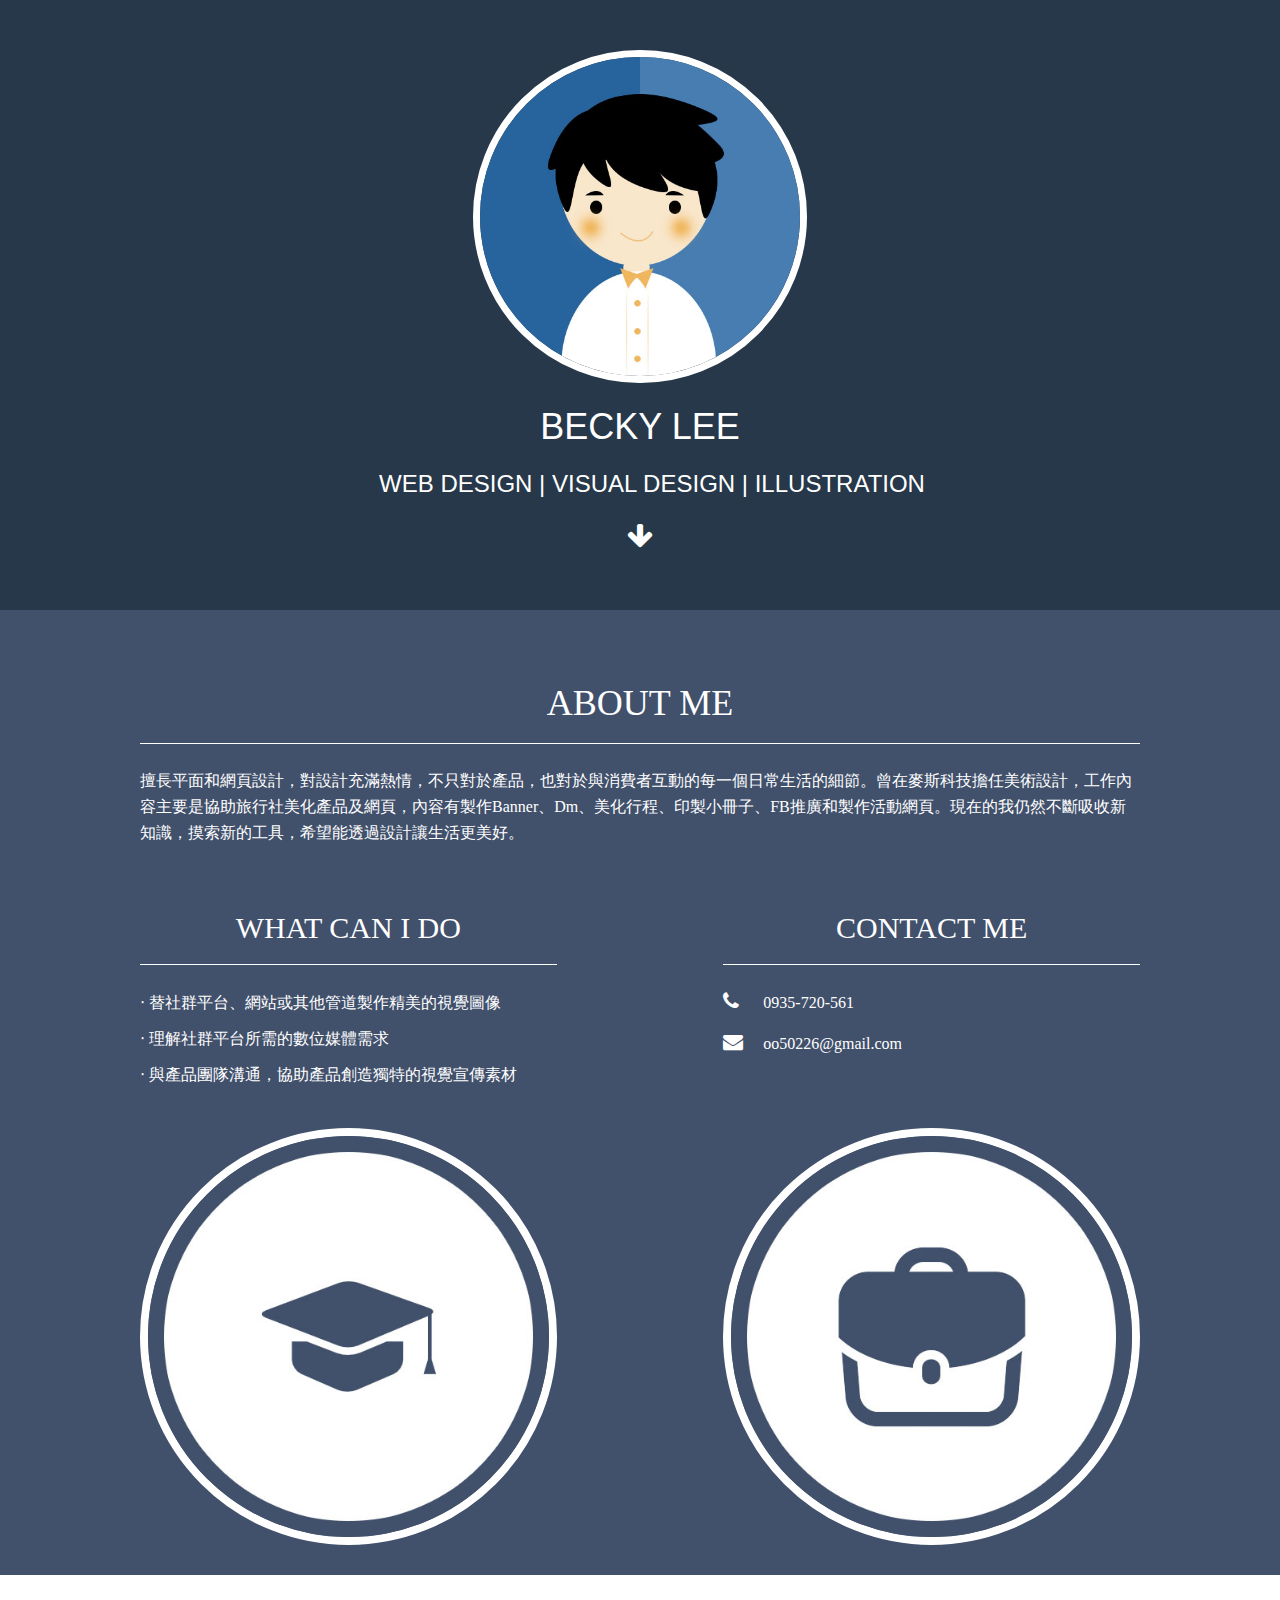
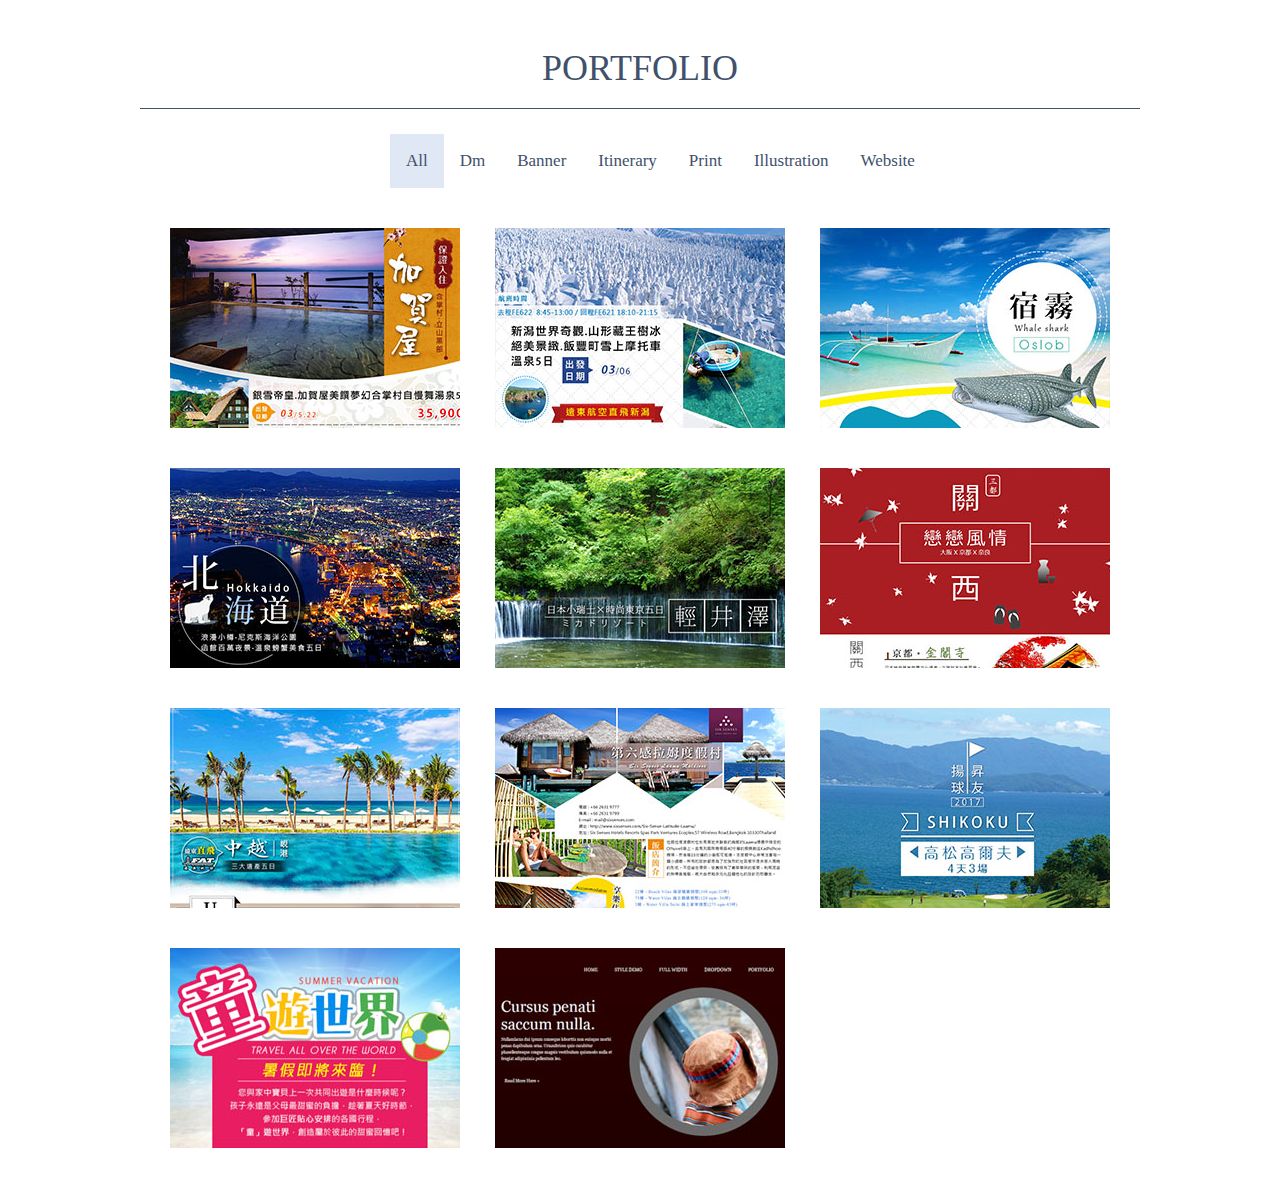
<file: index.html>
<!DOCTYPE html PUBLIC "-//W3C//DTD XHTML 1.0 Transitional//EN" "http://www.w3.org/TR/xhtml1/DTD/xhtml1-transitional.dtd">
<html xmlns="http://www.w3.org/1999/xhtml">
<head>
	<meta http-equiv="Content-Type" content="text/html; charset=utf-8" />
	<link href="css/web.css" rel="stylesheet" type="text/css">
	<title>我的履歷</title>
	<link href="css/bootstrap.min.css" rel="stylesheet">
	<link href="https://cdnjs.cloudflare.com/ajax/libs/font-awesome/4.7.0/css/font-awesome.min.css" rel="stylesheet">


</head>

<body>

	<div id="becky" class="row">
		<div class="container">
			<div class="col-xs-4 col-xs-offset-4">

				<div class="rotatible">
					<img src="images/me2.jpg">
					<img src="images/me.jpg">
				</div>

			</div>
			<div class="col-xs-12">
				<h1>BECKY LEE</h1>
				<h3>　Web Design | Visual Design | Illustration　</h3>
				<p class="fa fa-arrow-down" style="font-size: 2em"></p>
			</div>

		</div>

	</div>

	<div id="about" class="row">
		<div class="container">
			<h1 class="line">ABOUT ME</h1>
			<p>擅長平面和網頁設計，對設計充滿熱情，不只對於產品，也對於與消費者互動的每一個日常生活的細節。曾在麥斯科技擔任美術設計，工作內容主要是協助旅行社美化產品及網頁，內容有製作Banner、Dm、美化行程、印製小冊子、FB推廣和製作活動網頁。現在的我仍然不斷吸收新知識，摸索新的工具，希望能透過設計讓生活更美好。</p>
			<div class="col-xs-12 blank"></div>
			<div class="col-xs-5">
				<h2 class="line">What can I do</h2>
				<p>‧ 替社群平台、網站或其他管道製作精美的視覺圖像</p>
				<p>‧ 理解社群平台所需的數位媒體需求</p>
				<p>‧ 與產品團隊溝通，協助產品創造獨特的視覺宣傳素材</p>

			</div>
			<div class="col-xs-5 col-xs-offset-2">
				<h2 class="line">Contact ME</h2>
				<p class="contact"><i class="fa fa-phone icon_size" style="font-size: 20px;"></i>0935-720-561</p>
				<p class="contact"><i class="fa fa-envelope icon_size" style="font-size: 20px;"></i>oo50226@gmail.com</p>

			</div>
			<div class="col-xs-12 blank"></div>

			<div class="col-xs-5 rotatible">

				<img src="images/education.jpg">
				<img src="images/education2.jpg">

			</div>
			<div class="col-xs-5 col-xs-offset-2">
				<div class="rotatible">
					<img src="images/work.jpg">
					<img src="images/work2.jpg">
				</div>
			</div>
		</div>
	</div>



	<div id="Portfolio">
		<div class="container row">
			<h1 class="line2">Portfolio</h1>
			<div class="tab col-xs-9 col-xs-offset-3">
				<button class="tablinks" onclick="openCity(event, 'ALL')" id="defaultOpen">All</button>
				<button class="tablinks" onclick="openCity(event, 'Dm')">Dm</button>
				<button class="tablinks" onclick="openCity(event, 'Banner')">Banner</button>
				<button class="tablinks" onclick="openCity(event, 'Itinerary')">Itinerary</button>
				<button class="tablinks" onclick="openCity(event, 'print')">Print</button>
				<button class="tablinks" onclick="openCity(event, 'illustration')">Illustration</button>
				<button class="tablinks" onclick="openCity(event, 'Website')">Website</button>
			</div>

			<div id="ALL" class="tabcontent">
				<div class="col-xs-6 col-sm-4 pic">
					<a href="https://aumio.github.io/images/kagaya.jpg"><img src="images/dm1.jpg"></a>
				</div>
				<div class="col-xs-6 col-sm-4 pic">
					<a href="https://aumio.github.io/images/icetree.jpg"><img src="images/dm2.jpg"></a>
				</div>
				<div class="col-xs-6 col-sm-4 pic">
					<a href="https://aumio.github.io/images/cebu.jpg"><img src="images/dm3.jpg"></a>
				</div>
				<div class="col-xs-6 col-sm-4 pic">
					<a href="https://aumio.github.io/images/hokkaido.jpg"><img src="images/banner1.jpg"></a>
				</div>
				<div class="col-xs-6 col-sm-4 pic">
					<a href="https://aumio.github.io/images/Karuizawa.jpg"><img src="images/banner2.jpg"></a>
				</div>
				<div class="col-xs-6 col-sm-4 pic">
					<a href="https://aumio.github.io/images/kyoto.jpg"><img src="images/Itinerary1.jpg"></a>
				</div>
				<div class="col-xs-6 col-sm-4 pic">
					<a href="https://aumio.github.io/images/Vietnam.jpg"><img src="images/Itinerary2.jpg"></a>
				</div>
				<div class="col-xs-6 col-sm-4 pic">
					<a href="https://aumio.github.io/images/SixSenses_info.jpg"><img src="images/Itinerary3.jpg"></a>
				</div>
				<div class="col-xs-6 col-sm-4 pic">
					<a href="https://aumio.github.io/images/front.jpg"><img src="images/print1.jpg"></a>
				</div>
				<div class="col-xs-6 col-sm-4 pic">
					<a href="https://aumio.github.io/dubai/index.html"><img src="images/web1.jpg"></a>
				</div>
				<div class="col-xs-6 col-sm-4 pic">
					<a href="https://aumio.github.io/practice/index.html"><img src="images/web2.jpg"></a>
				</div>




			</div>

			<div id="Dm" class="tabcontent">
				<div class="col-xs-6 col-sm-4 pic">
					<a href="https://aumio.github.io/images/kagaya.jpg"><img src="images/dm1.jpg"></a>
				</div>
				<div class="col-xs-6 col-sm-4 pic">
					<a href="https://aumio.github.io/images/icetree.jpg"><img src="images/dm2.jpg"></a>
				</div>
				<div class="col-xs-6 col-sm-4 pic">
					<a href="https://aumio.github.io/images/cebu.jpg"><img src="images/dm3.jpg"></a>
				</div>
			</div>

			<div id="Banner" class="tabcontent">
				<div class="col-xs-6 col-sm-4 pic">
					<a href="https://aumio.github.io/images/hokkaido.jpg"><img src="images/banner1.jpg"></a>
				</div>
				<div class="col-xs-6 col-sm-4 pic">
					<a href="https://aumio.github.io/images/Karuizawa.jpg"><img src="images/banner2.jpg"></a>
				</div>
			</div>
			<div id="Itinerary" class="tabcontent">
				<div class="col-xs-6 col-sm-4 pic">
					<a href="https://aumio.github.io/images/kyoto.jpg"><img src="images/Itinerary1.jpg"></a>
				</div>
				<div class="col-xs-6 col-sm-4 pic">
					<a href="https://aumio.github.io/images/Vietnam.jpg"><img src="images/Itinerary2.jpg"></a>
				</div>
				<div class="col-xs-6 col-sm-4 pic">
					<a href="https://aumio.github.io/images/SixSenses_info.jpg"><img src="images/Itinerary3.jpg"></a>
				</div>
			</div>
			<div id="print" class="tabcontent">
				<div class="col-xs-6 col-sm-4 pic">
					<a href="https://aumio.github.io/images/front.jpg"><img src="images/print1.jpg"></a>
				</div>

			</div>
			<div id="illustration" class="tabcontent">
				<div class="col-xs-6 col-sm-4 pic">
					<a href="https://aumio.github.io/images/cute.jpg"><img src="images/illustration1.jpg"></a>
				</div>
				<div class="col-xs-6 col-sm-4 pic">
					<a href="https://aumio.github.io/images/dog.jpg"><img src="images/illustration2.jpg"></a>
				</div>


			</div>
			<div id="Website" class="tabcontent">
				<div class="col-xs-6 col-sm-4 pic">
					<a href="https://aumio.github.io/dubai/index.html"><img src="images/web1.jpg"></a>
				</div>
				<div class="col-xs-6 col-sm-4 pic">
					<a href="https://aumio.github.io/practice/index.html"><img src="images/web2.jpg"></a>
				</div>
			</div>







		</div>
	</div>





	<script src="https://code.jquery.com/jquery-2.2.4.min.js"></script>


	<script>
		$('.rotatible').each(function () {
			$($(this).children('img')[1]).hide();
		});

		$('.rotatible').click(function(){
			rotateThisImage($(this));
		});

		function rotateThisImage(element) {
			var image1 = $(element.children('img')[0]);
			var image2 = $(element.children('img')[1]);

			var max_height_1 = image1.css('height');

			var border_width_image = image1.css('border-width');

			// image2.hide();

			image1.animate({
				'width' : '0px',
				'border-width' : '0px',
				'height' : max_height_1
			}, function () {
				image1.hide();
				// image2.show();
				image2.width(0);
				image2.css('height', max_height_1);

				image2.css('border-width', 0);

				image2.animate({
					'width' : max_height_1,
					'border-width' : border_width_image,

				}, function () {
					image2.after(image1.clone());
					image1.remove();
				});
			});
		}

		function openCity(evt, cityName) {
			var i, tabcontent, tablinks;
			tabcontent = document.getElementsByClassName("tabcontent");
			for (i = 0; i < tabcontent.length; i++) {
				tabcontent[i].style.display = "none";
			}
			tablinks = document.getElementsByClassName("tablinks");
			for (i = 0; i < tablinks.length; i++) {
				tablinks[i].className = tablinks[i].className.replace(" active", "");
			}
			document.getElementById(cityName).style.display = "block";
			evt.currentTarget.className += " active";
		}

		// Get the element with id="defaultOpen" and click on it
		document.getElementById("defaultOpen").click();
	</script>


</body>
</html>
</file>
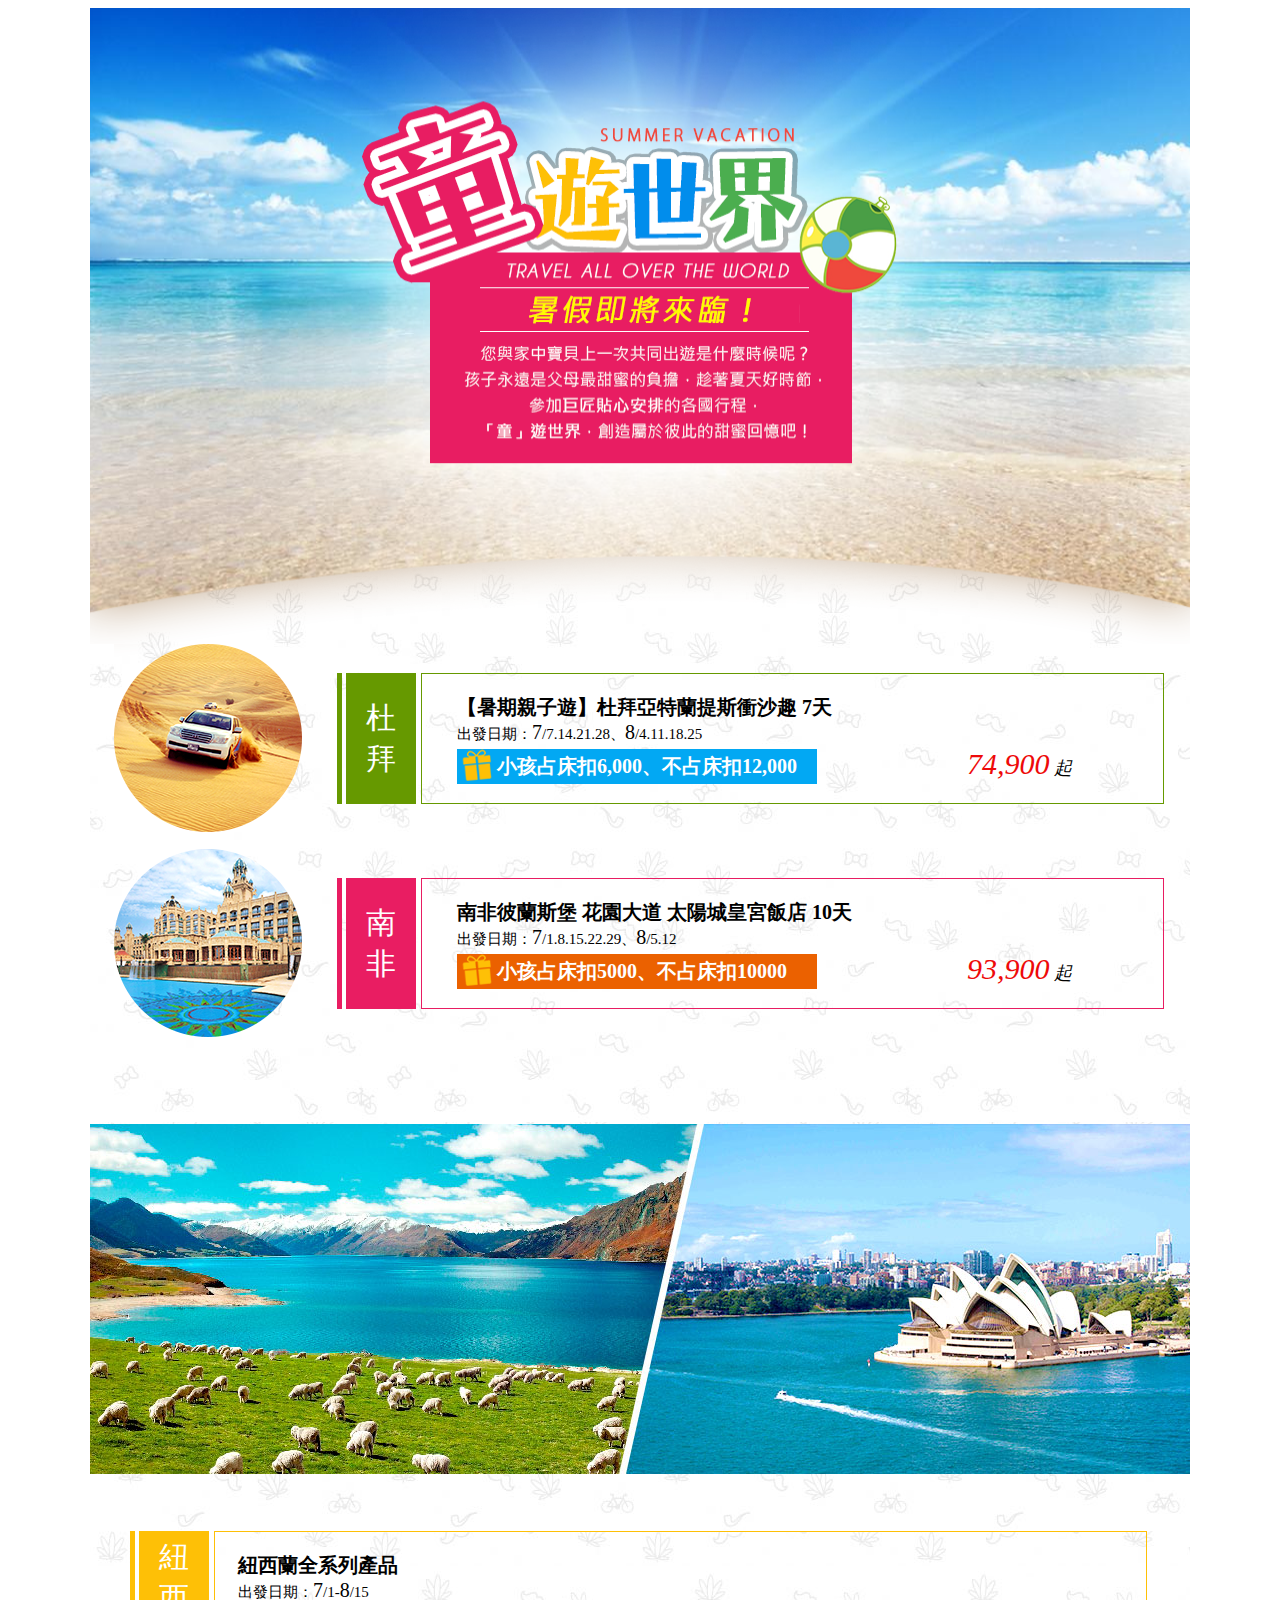
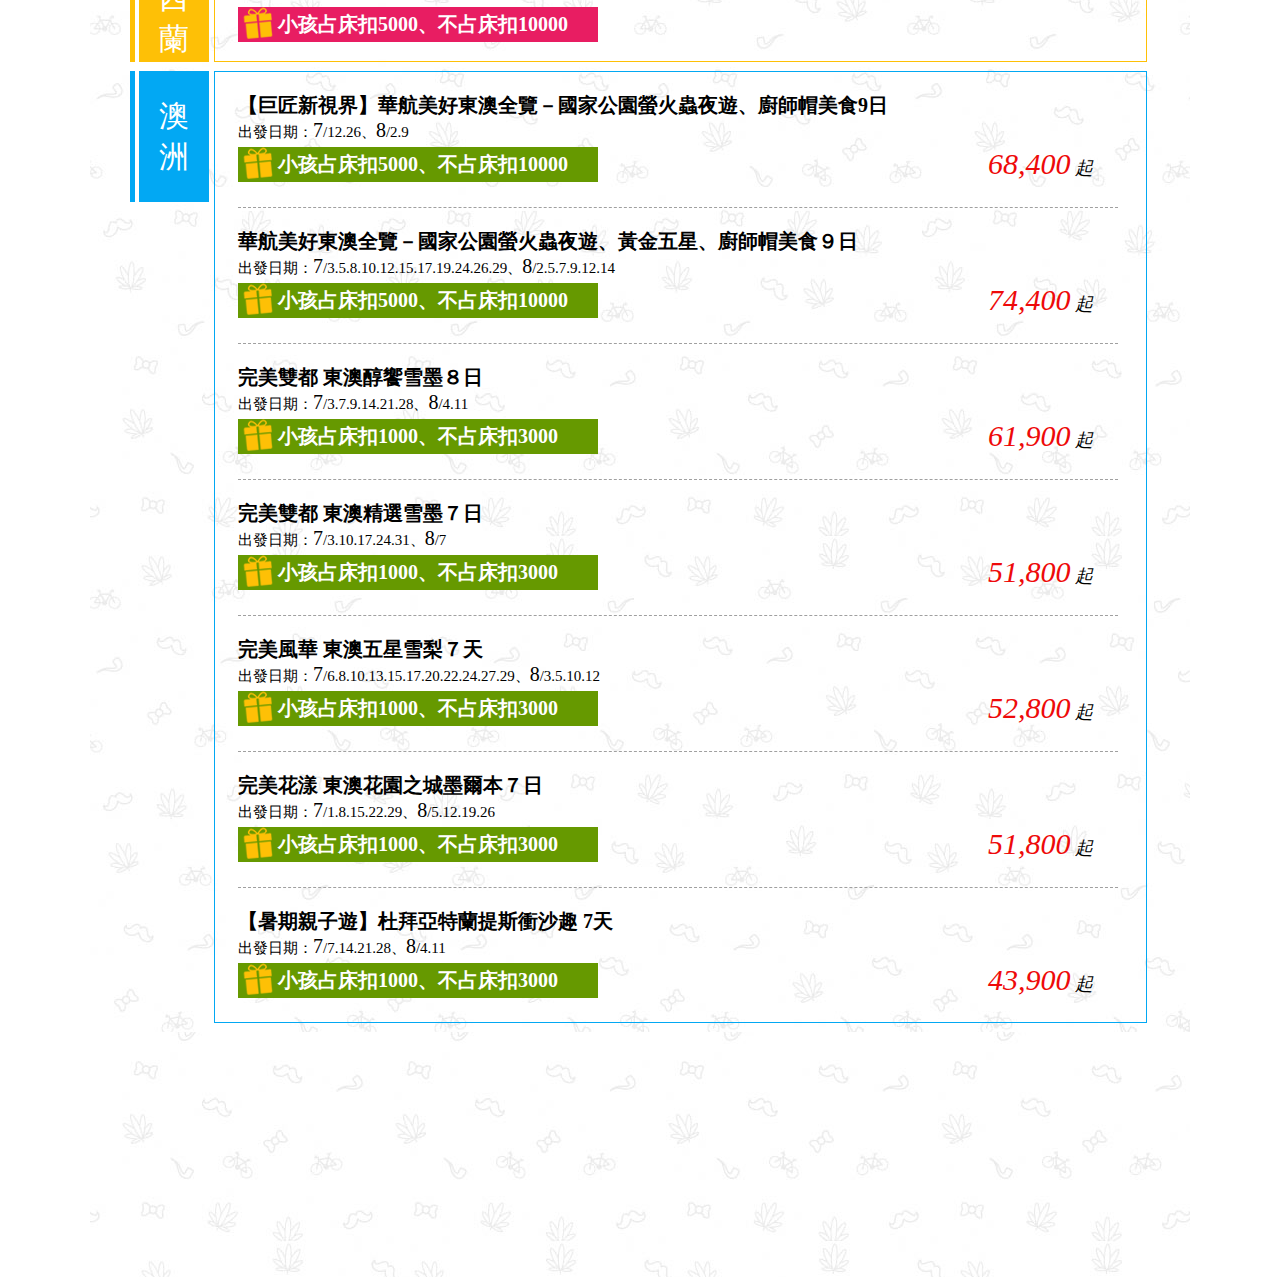
<file: dubai/index.html>
<!DOCTYPE html PUBLIC "-//W3C//DTD XHTML 1.0 Transitional//EN" "http://www.w3.org/TR/xhtml1/DTD/xhtml1-transitional.dtd">
<html xmlns="http://www.w3.org/1999/xhtml">
<head>
<meta http-equiv="Content-Type" content="text/html; charset=utf-8" />
<title>
	凱旋旅行社(巨匠旅遊),歐洲旅遊,東歐旅遊,西歐旅遊,南歐旅遊,北歐旅遊,日本旅遊,紐西蘭旅遊,澳洲旅遊,中東旅遊,美國旅遊,加拿大旅遊,郵輪,非洲旅遊,歐洲自由行,南亞旅遊</title>
<style type="text/css">
#wrapper01 {
	background-image: url(images/australia.jpg);
	width: 1100px;
	margin-right: auto;
	margin-left: auto;
	background-repeat: repeat-y;
	overflow: hidden;
	height: auto;
}

#top {
	float: left;
	height: 636px;
	width: 1100px;
}
.top_area {
	height: auto;
	width: 1100px;
	float: left;
}
.top_area_content {
	height: auto;
	width: 1100px;
	float: left;
	margin-bottom: 17px;
}
.top_area_pic {
	float: left;
	height: 188px;
	width: 188px;
	margin-right: 35px;
	margin-left: 24px;
}
.country_content {
	height: auto;
	width: 850px;
	float: left;
	margin-top: 29px;
}
.country_name {
	width: 80px;
	float: left;
	height: 131px;
	margin-right: 4px;
}
.left {
	float: left;
	height: 131px;
	width: 5px;
	margin-right: 4px;
}
.right {
	float: left;
	height: 131px;
	width: 70px;
	font-family: "微軟正黑體";
	font-size: 30px;
	color: #FFF;
	text-align: center;
}
.top_area_content_info {
	float: left;
	height: auto;
	width: 741px;
	border: 1px solid #09F;
}

.top_content {
	float: left;
	height: 90px;
	width: 700px;
	margin-top: 20px;
	margin-left: 35px;
	margin-bottom: 19px;
}

.top_content_title {
	font-family: "微軟正黑體";
	font-size: 20px;
	font-weight: bold;
	width: 700px;
}

.top_content_title a{
	font-family: "微軟正黑體";
	font-size: 20px;
	font-weight: bold;
	color: #000;
	text-decoration:none;
}

.top_content_date {
	font-family: "微軟正黑體";
	font-size: 15px;
	width: 600px;
}
.top_content_Preferential_blue {
	background-color: #02a8f3;
	float: left;
	height: 35px;
	width: 360px;
	font-size: 20px;
	line-height: 35px;
	font-weight: bold;
	font-family: "微軟正黑體";
	color: #FFF;
	margin-top: 5px;
}
.top_content_Preferential_orange {
	background-color: #eb6100;
	float: left;
	height: 35px;
	width: 360px;
	font-size: 20px;
	line-height: 35px;
	font-weight: bold;
	font-family: "微軟正黑體";
	color: #FFF;
	margin-top: 5px;
}
.top_content_Preferential_pink {
	background-color: #e81d62;
	float: left;
	height: 35px;
	width: 360px;
	font-size: 20px;
	line-height: 35px;
	font-weight: bold;
	font-family: "微軟正黑體";
	color: #FFF;
	margin-top: 5px;
}
.top_content_Preferential_green {
	background-color: #669900;
	float: left;
	height: 35px;
	width: 360px;
	font-size: 20px;
	line-height: 35px;
	font-weight: bold;
	font-family: "微軟正黑體";
	color: #FFF;
	margin-top: 5px;
}
.gift {
	background-image: url(images/gift.png);
	background-repeat: no-repeat;
	width: 40px;
	float: left;
	height: 35px;
}


.gift_content {
	float: left;
	width: 320px;
	height: 35px;
}
.top_price {
	font-family: "Comic Sans MS", cursive;
	font-size: 30px;
	color: #ee0a0a;
	float: left;
	height: 40px;
	width: 150px;
	margin-top: 5px;
	margin-left: 150px;
	font-style: italic;
	line-height: 30px;
}
#middle {
	float: left;
	height: 350px;
	width: 1100px;
	margin-top: 70px;
	margin-bottom: 57px;
}
#Underneath_area {
	float: left;
	height: auto;
	width: 1100px;
	background-image: url(images/australia.jpg);
}
.Underneath_area_contenr {
	float: left;
	height: auto;
	width: 1020px;
	margin-left: 40px;
	margin-bottom: 9px;
}
.Underneath_area_content_info {
	height: auto;
	width: 931px;
	float: left;
}
.Underneath_content {
	margin-left: 23px;
	height: auto;
	margin-top: 20px;
	margin-bottom: 19px;
	float: left;
	width: 900px;
}
.Underneath_price {
	font-family: "Comic Sans MS", cursive;
	font-size: 30px;
	color: #ee0a0a;
	float: left;
	height: 40px;
	width: 130px;
	margin-top: 5px;
	margin-left: 390px;
	font-style: italic;
}

.line {
	float: left;
	height: 1px;
	width: 880px;
	border-bottom-width: 1px;
	border-bottom-style: dashed;
	border-bottom-color: #a0a0a0;
	margin-left: 23px;
}

#foot {
	width: 1100px;
	height: 245px;
	float: left;
}
</style>
</head>

<body>
<div id="wrapper01">
<div id="top"><img src="images/top_bg.png" width="1100" height="636" /></div>
<div class="top_area">
<div class="top_area_content">
<div class="top_area_pic"><img src="images/dubai.png" /></div>
<div class="country_content">
<div class="country_name">
<div class="left" style="background-color:#669900;"></div>
<div class="right" style="background-color:#669900; height:106px; padding-top:25px;">杜<br/>拜</div>
</div>
<div class="top_area_content_info" style="border: 1px solid #669900;">
<div class="top_content">
<div class="top_content_title"><a href="http://www.artisan.com.tw/ClassifyProduct.aspx?TripNo=T20160425000001&area=10">【暑期親子遊】杜拜亞特蘭提斯衝沙趣 7天</a></div>
<div class="top_content_date">出發日期：<span style="font-size:20px">7</span>/7.14.21.28、<span style="font-size:20px">8</span>/4.11.18.25</div>
<div class="top_content_Preferential_blue">
<div class="gift"></div>
<div class="gift_content">小孩占床扣6,000、不占床扣12,000</div>
</div>
<div class="top_price">74,900<span style="color:#000; font-size:18px; font-family:微軟正黑體; font-style: italic;"> 起</span></div>
</div>
</div>
</div>
</div>
<div class="top_area_content">
<div class="top_area_pic"><img src="images/South-Africa.png" /></div>
<div class="country_content">
<div class="country_name">
<div class="left" style="background-color:#E91D62;"></div>
<div class="right" style="background-color:#E91D62; height:106px; padding-top:25px;">南<br/>非</div>
</div>
<div class="top_area_content_info" style="border: 1px solid #e81d62;">
<div class="top_content">
<div class="top_content_title"><a href="http://www.artisan.com.tw/ClassifyProduct.aspx?TripNo=T20151105000001">南非彼蘭斯堡 花園大道 太陽城皇宮飯店 10天</a></div>
<div class="top_content_date">出發日期：<span style="font-size:20px">7</span>/1.8.15.22.29、<span style="font-size:20px">8</span>/5.12</div>
<div class="top_content_Preferential_orange">
<div class="gift"></div>
<div class="gift_content">
小孩占床扣5000、不占床扣10000</div>
</div>
<div class="top_price">93,900<span style="color:#000; font-size:18px; font-family:微軟正黑體; font-style: italic;"> 起</span></div>
</div>
</div>
</div>
</div>
</div>

<div id="middle"><img src="images/middle_bg.jpg" /></div>
<div id="Underneath_area">
<div class="Underneath_area_contenr">
<div class="country_name">
<div class="left" style="background-color:#fec006;"></div>
<div class="right" style="background-color:#fec006; height:125px; padding-top:6px;">紐<br/>西<br/>蘭</div>
</div>
<div class="Underneath_area_content_info" style="border: 1px solid #fec006;">
<div class="Underneath_content">
<div class="top_content_title"><a href="http://www.artisan.com.tw/ClassifyProduct.aspx?l=l&RadDatePicker1=2016/7/1&RadDatePicker2=2016/8/15&area=8&sgcn=71">紐西蘭全系列產品</a></div>
<div class="top_content_date">出發日期：<span style="font-size:20px">7</span>/1-<span style="font-size:20px">8</span>/15</div>
<div class="top_content_Preferential_pink">
<div class="gift"></div>
<div class="gift_content">小孩占床扣5000、不占床扣10000</div>
</div>
<!--<div class="below_price">93,900<span style="color:#000; font-size:18px; font-family:微軟正黑體; font-style: italic;"> 起</span></div>-->

</div>
</div>
</div>
<div class="Underneath_area_contenr">
<div class="country_name">
<div class="left" style="background-color:#02a8f3;"></div>
<div class="right" style="background-color:#02a8f3; height:106px; padding-top:25px;">澳<br/>洲</div>
</div>
<div class="Underneath_area_content_info" style="border: 1px solid #02a8f3;">
<div class="Underneath_content">
<div class="top_content_title"><a href="http://www.artisan.com.tw/ClassifyProduct.aspx?TripNo=T20160325000003&area=8">【巨匠新視界】華航美好東澳全覽－國家公園螢火蟲夜遊、廚師帽美食9日</a></div>
<div class="top_content_date">出發日期：<span style="font-size:20px">7</span>/12.26、<span style="font-size:20px">8</span>/2.9</div>
<div class="top_content_Preferential_green">
<div class="gift"></div>
<div class="gift_content">小孩占床扣5000、不占床扣10000</div>
</div>
<div class="Underneath_price">68,400<span style="color:#000; font-size:18px; font-family:微軟正黑體; font-style: italic;"> 起</span></div>
</div>
<div class="line"></div>
<div class="Underneath_content">
<div class="top_content_title"><a href="http://www.artisan.com.tw/ClassifyProduct.aspx?TripNo=T20150305000001">華航美好東澳全覽－國家公園螢火蟲夜遊、黃金五星、廚師帽美食９日</a><a href="http://www.artisan.com.tw/ClassifyProduct.aspx?TripNo=T20160425000001&area=10"></a></div>
<div class="top_content_date">出發日期：<span style="font-size:20px">7</span>/3.5.8.10.12.15.17.19.24.26.29、<span style="font-size:20px">8</span>/2.5.7.9.12.14</div>
<div class="top_content_Preferential_green">
<div class="gift"></div>
<div class="gift_content">小孩占床扣5000、不占床扣10000</div>
</div>
<div class="Underneath_price">74,400<span style="color:#000; font-size:18px; font-family:微軟正黑體; font-style: italic;"> 起</span></div>
</div>
<div class="line"></div>
<div class="Underneath_content">
<div class="top_content_title"><a href="http://www.artisan.com.tw/ClassifyProduct.aspx?TripNo=T20160411000007">完美雙都 東澳醇饗雪墨８日</a><a href="http://www.artisan.com.tw/ClassifyProduct.aspx?TripNo=T20160425000001&area=10"></a></div>
<div class="top_content_date">出發日期：<span style="font-size:20px">7</span>/3.7.9.14.21.28、<span style="font-size:20px">8</span>/4.11</div>
<div class="top_content_Preferential_green">
<div class="gift"></div>
<div class="gift_content">小孩占床扣1000、不占床扣3000</div>
</div>
<div class="Underneath_price">61,900<span style="color:#000; font-size:18px; font-family:微軟正黑體; font-style: italic;"> 起</span></div>
</div>
<div class="line"></div>
<div class="Underneath_content">
<div class="top_content_title"><a href="http://www.artisan.com.tw/ClassifyProduct.aspx?TripNo=T20160415000007">完美雙都 東澳精選雪墨７日</a><a href="http://www.artisan.com.tw/ClassifyProduct.aspx?TripNo=T20160425000001&area=10"></a></div>
<div class="top_content_date">出發日期：<span style="font-size:20px">7</span>/3.10.17.24.31、<span style="font-size:20px">8</span>/7</div>
<div class="top_content_Preferential_green">
<div class="gift"></div>
<div class="gift_content">小孩占床扣1000、不占床扣3000</div>
</div>
<div class="Underneath_price">51,800<span style="color:#000; font-size:18px; font-family:微軟正黑體; font-style: italic;"> 起</span></div>
</div>
<div class="line"></div>
<div class="Underneath_content">
<div class="top_content_title"><a href="http://www.artisan.com.tw/ClassifyProduct.aspx?TripNo=T20160126000005">完美風華 東澳五星雪梨７天</a><a href="http://www.artisan.com.tw/ClassifyProduct.aspx?TripNo=T20160425000001&area=10"></a></div>
<div class="top_content_date">出發日期：<span style="font-size:20px">7</span>/6.8.10.13.15.17.20.22.24.27.29、<span style="font-size:20px">8</span>/3.5.10.12</div>
<div class="top_content_Preferential_green">
<div class="gift"></div>
<div class="gift_content">小孩占床扣1000、不占床扣3000</div>
</div>
<div class="Underneath_price">52,800<span style="color:#000; font-size:18px; font-family:微軟正黑體; font-style: italic;"> 起</span></div>
</div>
<div class="line"></div>
<div class="Underneath_content">
<div class="top_content_title"><a href="http://www.artisan.com.tw/ClassifyProduct.aspx?TripNo=T20150804000005">完美花漾 東澳花園之城墨爾本７日</a><a href="http://www.artisan.com.tw/ClassifyProduct.aspx?TripNo=T20160425000001&area=10"></a></div>
<div class="top_content_date">出發日期：<span style="font-size:20px">7</span>/1.8.15.22.29、<span style="font-size:20px">8</span>/5.12.19.26</div>
<div class="top_content_Preferential_green">
<div class="gift"></div>
<div class="gift_content">小孩占床扣1000、不占床扣3000</div>
</div>
<div class="Underneath_price">51,800<span style="color:#000; font-size:18px; font-family:微軟正黑體; font-style: italic;"> 起</span></div>
</div>
<div class="line"></div>
<div class="Underneath_content">
<div class="top_content_title"><a href="http://www.artisan.com.tw/ClassifyProduct.aspx?TripNo=T20160415000003">【暑期親子遊】杜拜亞特蘭提斯衝沙趣 7天</a></div>
<div class="top_content_date">出發日期：<span style="font-size:20px">7</span>/7.14.21.28、<span style="font-size:20px">8</span>/4.11</div>
<div class="top_content_Preferential_green">
<div class="gift"></div>
<div class="gift_content">小孩占床扣1000、不占床扣3000</div>
</div>
<div class="Underneath_price">43,900<span style="color:#000; font-size:18px; font-family:微軟正黑體; font-style: italic;"> 起</span></div>
</div>
</div>
</div>
</div>
<div id="foot"></div>
</div>
</body>
</html>
</file>
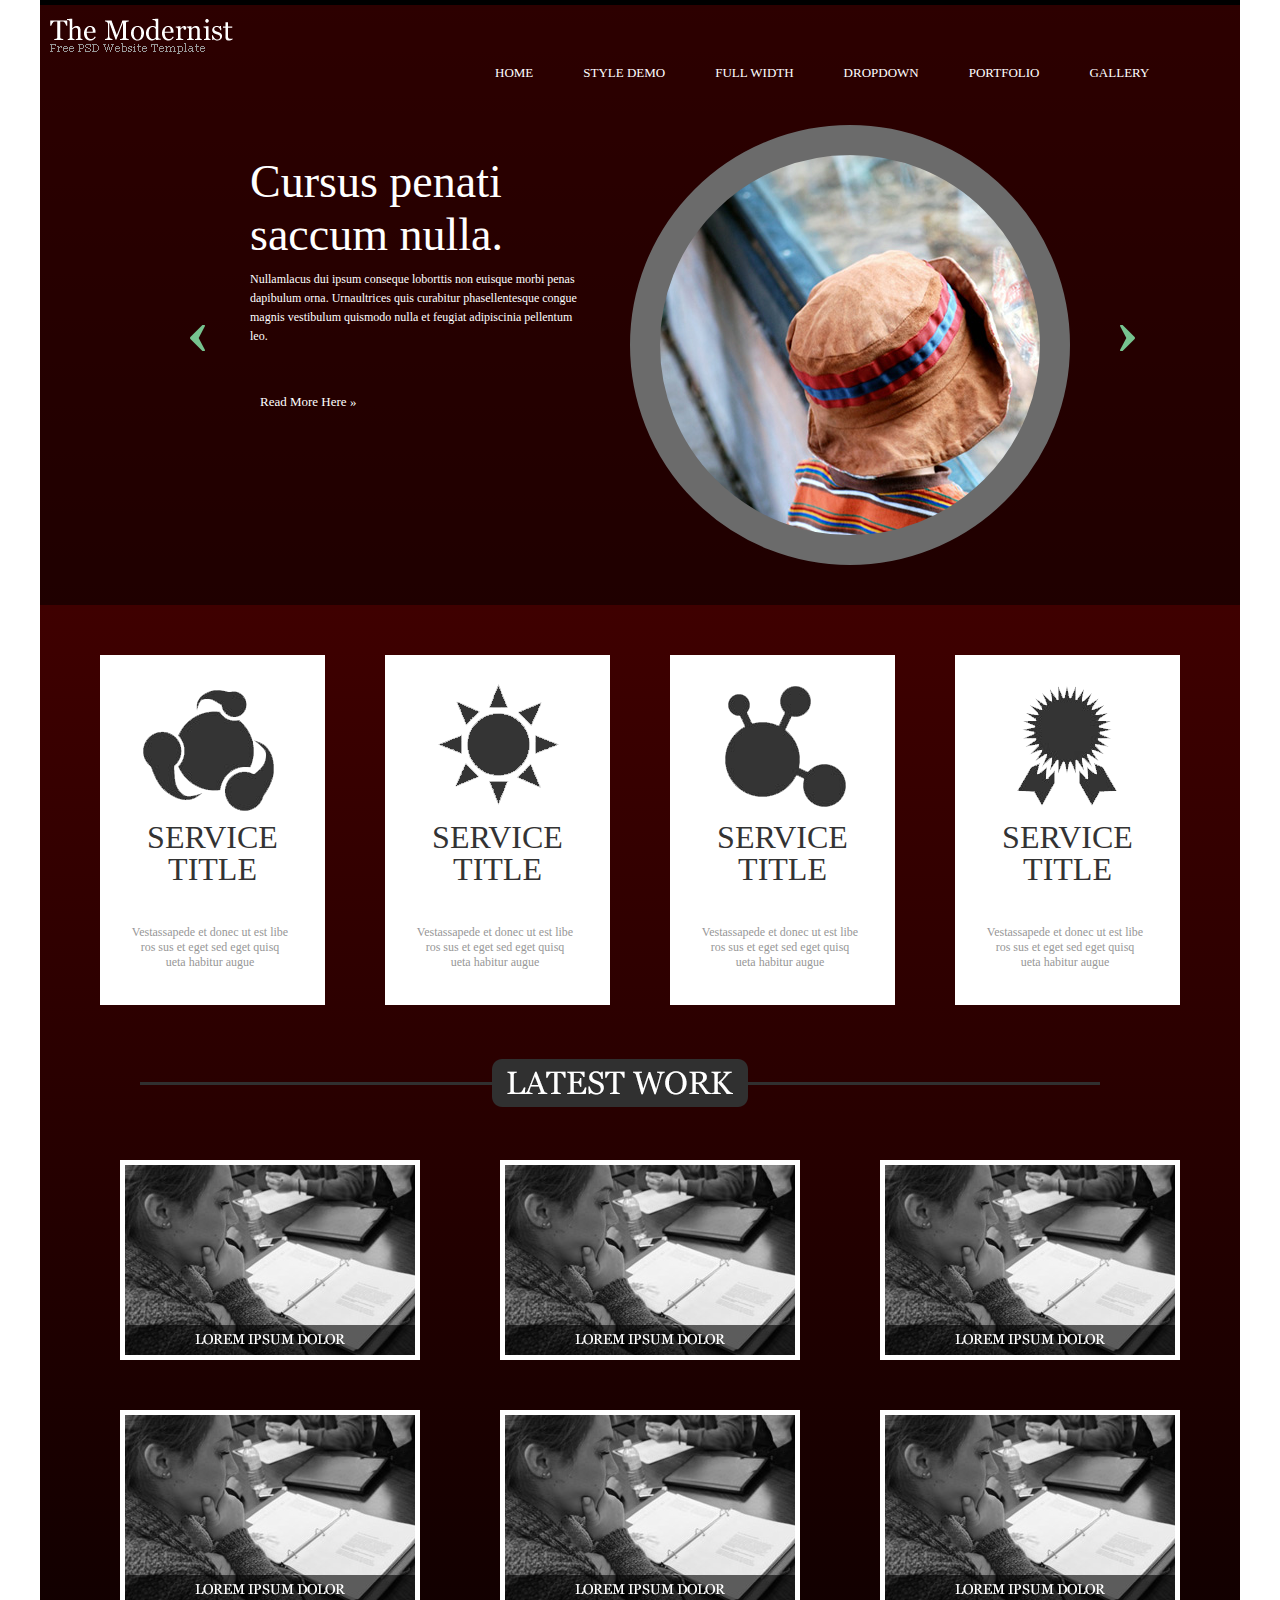
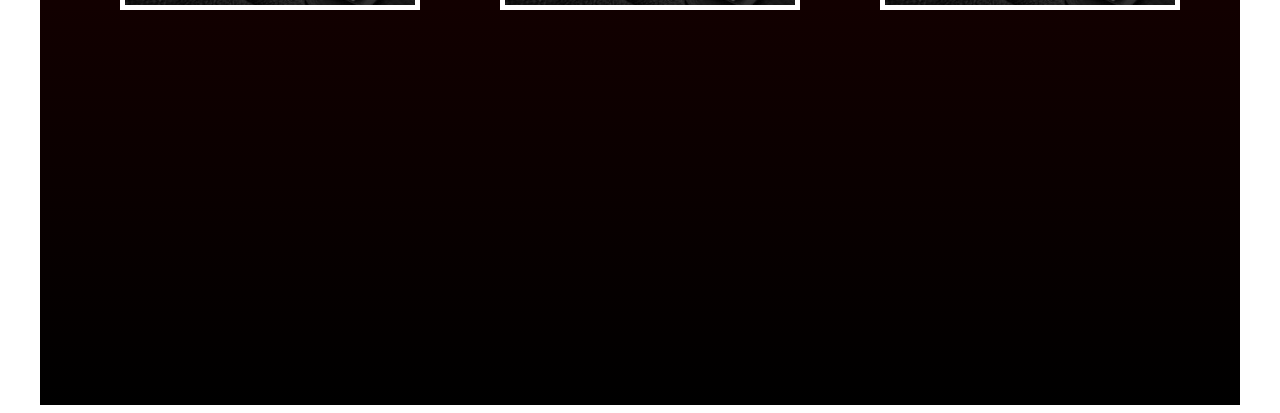
<file: practice/index.html>
<!DOCTYPE html PUBLIC "-//W3C//DTD XHTML 1.0 Transitional//EN" "http://www.w3.org/TR/xhtml1/DTD/xhtml1-transitional.dtd">
<html xmlns="http://www.w3.org/1999/xhtml">
<head>
<meta http-equiv="Content-Type" content="text/html; charset=utf-8" />
<link href="css/web.css" rel="stylesheet" type="text/css">
<title>無標題文件</title>

</head>

<body>
<div id="wrapper">
<div id="header">
<div id="logo"><img src="images/logo.png" width="200" height="60" /></div>
<div id="TopNavigation">
<div class="topboton"><a href="#">HOME</a></div>
<div class="topboton"><a href="#">STYLE DEMO</a></div>
<div class="topboton">FULL WIDTH</div>
<div class="topboton">DROPDOWN</div>
<div class="topboton">PORTFOLIO</div>
<div class="topboton">GALLERY</div>
</div>
<div id="headleft"><img src="images/prev.png" width="15" height="26" /></div>
<div class="headertext">
<div class="headertext-title">Cursus penati 
saccum nulla.</div>
<div class="headertext-txt">Nullamlacus dui ipsum conseque loborttis non euisque morbi penas dapibulum orna. Urnaultrices quis curabitur phasellentesque congue magnis vestibulum quismodo nulla et feugiat adipiscinia pellentum leo.
<br /><br /><br />
<div id="read">
Read More Here »
</div>
</div>
</div>
<div class="roundpic"></div>
<div id="headright"><img src="images/next.png" width="15" height="26" /></div>
</div>
<div id="content">
<a href="123">
<div class="service">
<div class="Rectangle"><img src="images/Services01.png" width="150" height="136" /></div>

<div class="SERVICE-TITLE">SERVICE
TITLE</div>
<div class="service-text">
Vestassapede et donec ut est libe ros sus et eget sed eget quisq ueta habitur augue
</div>

</div>
</a>
<div class="service">
<div class="Rectangle"><img src="images/Services02.png" width="150" height="136" /></div>
<div class="SERVICE-TITLE">SERVICE
TITLE</div>
<div class="service-text">
Vestassapede et donec ut est libe ros sus et eget sed eget quisq ueta habitur augue
</div>
</div>
<div class="service">
<div class="Rectangle"><img src="images/Services03.png" width="150" height="136" /></div>
<div class="SERVICE-TITLE">SERVICE
TITLE</div>
<div class="service-text">
Vestassapede et donec ut est libe ros sus et eget sed eget quisq ueta habitur augue
</div>
</div>
<div class="service">
<div class="Rectangle"><img src="images/Services04.png" width="150" height="136" /></div>
<div class="SERVICE-TITLE">SERVICE
TITLE</div>
<div class="service-text">
Vestassapede et donec ut est libe ros sus et eget sed eget quisq ueta habitur augue
</div>
</div>
<div id="last"><img src="images/LATEST WORK.png" width="960" height="55" /></div>

<div class="lastwork"></div>
<div class="lastwork"></div>
<div class="lastwork"></div>
<div class="lastwork"></div>
<div class="lastwork"></div>
<div class="lastwork"></div>
</div>

<div id="footer"></div>
</div>
</body>
</html>
</file>
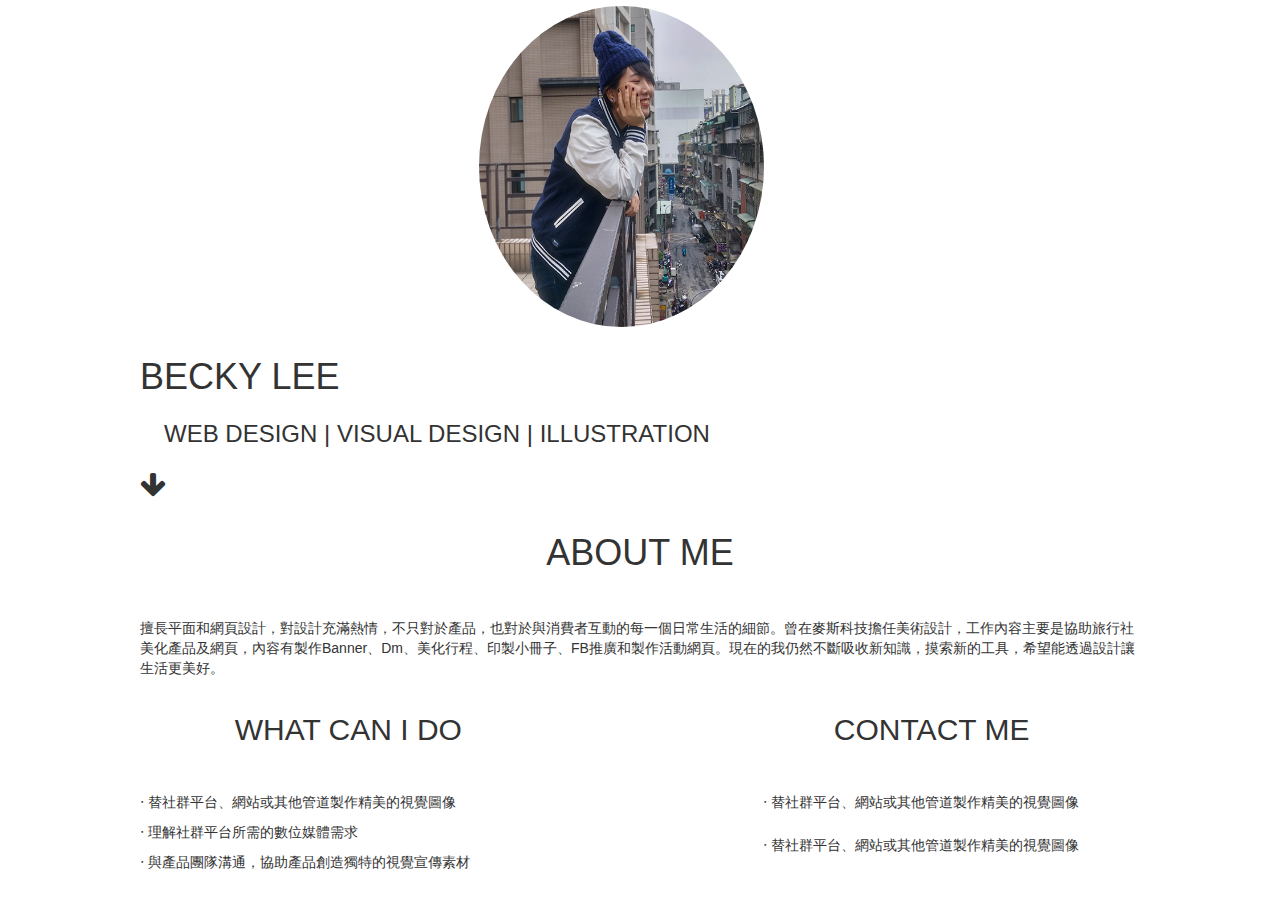
<file: 0412.html>
<!DOCTYPE html PUBLIC "-//W3C//DTD XHTML 1.0 Transitional//EN" "http://www.w3.org/TR/xhtml1/DTD/xhtml1-transitional.dtd">
<html xmlns="http://www.w3.org/1999/xhtml">
<head>
	<meta http-equiv="Content-Type" content="text/html; charset=utf-8" />
	<link href="css/web.css" rel="stylesheet" type="text/css">
	<title>無標題文件</title>
	<link href="css/bootstrap.min.css" rel="stylesheet">
	<link href="https://cdnjs.cloudflare.com/ajax/libs/font-awesome/4.7.0/css/font-awesome.min.css" rel="stylesheet">

</head>

<body>

	<div class="becky">
		<div class="container">
			<div class="col-xs-4 col-xs-offset-4">

				<div class="rotatible">
					<img src="images/me2.jpg">
					<img src="images/me.jpg">
				</div>

			</div>
			<div class="col-xs-12">
				<h1>BECKY LEE</h1>
				<h3>　Web Design | Visual Design | Illustration　</h3>
				<p class="fa fa-arrow-down" style="font-size: 2em"></p>
			</div>

		</div>

	</div>

	<div class="row about">
		<div class="container">
			<h1 class="line">ABOUT ME</h1>
			<p>擅長平面和網頁設計，對設計充滿熱情，不只對於產品，也對於與消費者互動的每一個日常生活的細節。曾在麥斯科技擔任美術設計，工作內容主要是協助旅行社美化產品及網頁，內容有製作Banner、Dm、美化行程、印製小冊子、FB推廣和製作活動網頁。現在的我仍然不斷吸收新知識，摸索新的工具，希望能透過設計讓生活更美好。</p>
			<div class="col-xs-5">
				<h2 class="line">What can I do</h2>
				<p>‧ 替社群平台、網站或其他管道製作精美的視覺圖像</p>
				<p>‧ 理解社群平台所需的數位媒體需求</p>
				<p>‧ 與產品團隊溝通，協助產品創造獨特的視覺宣傳素材</p>

			</div>
			<div class="col-xs-5 col-xs-offset-2">
				<h2 class="line">Contact ME</h2>
				<p><i class="fa fa-phone icon_size" style="color: #fff;"></i>‧ 替社群平台、網站或其他管道製作精美的視覺圖像</p>
				<p><i class="fa fa-phone icon_size" style="color: #fff;"></i>‧ 替社群平台、網站或其他管道製作精美的視覺圖像</p>

			</div>
		</div>
	</div>
	<script src="https://code.jquery.com/jquery-2.2.4.min.js"></script>

	<script>
		var image1 = $($('.rotatible').children('img')[0]);
		var image2 = $($('.rotatible').children('img')[1]);

		var max_height_1 = image1.css('height');
		console.log(max_height_1);

		var border_width_image = image1.css('border-width');

		image2.hide();

		image1.animate({
			'width' : '0px',
			'border-width' : '0px',
			'height' : max_height_1
		}, function () {
			image1.hide();
			// image2.show();
			image2.width(0);
			image2.css('height', max_height_1);

			image2.css('border-width', 0);

			image2.animate({
				'width' : max_height_1,
				'border-width' : border_width_image,

			});
		});










		// $('#image1').animate({
		// 	'width' : '0px',
		// 	'border-width' : '0px',
		// 	'height' : $('#image1').height()
		// }, function () {
		// 	$('#image1').hide();
		// 	$('#image2').removeClass('hide');
		// 	$('#image2').height($('#image1').height());
		// 	$('#image2').animate({
		// 		'width' : '300px',
		// 		'border-width' : '10px',
		// 		// 'top' : '50px'
		// 	});
		// });


	</script>


</body>
</html>
</file>
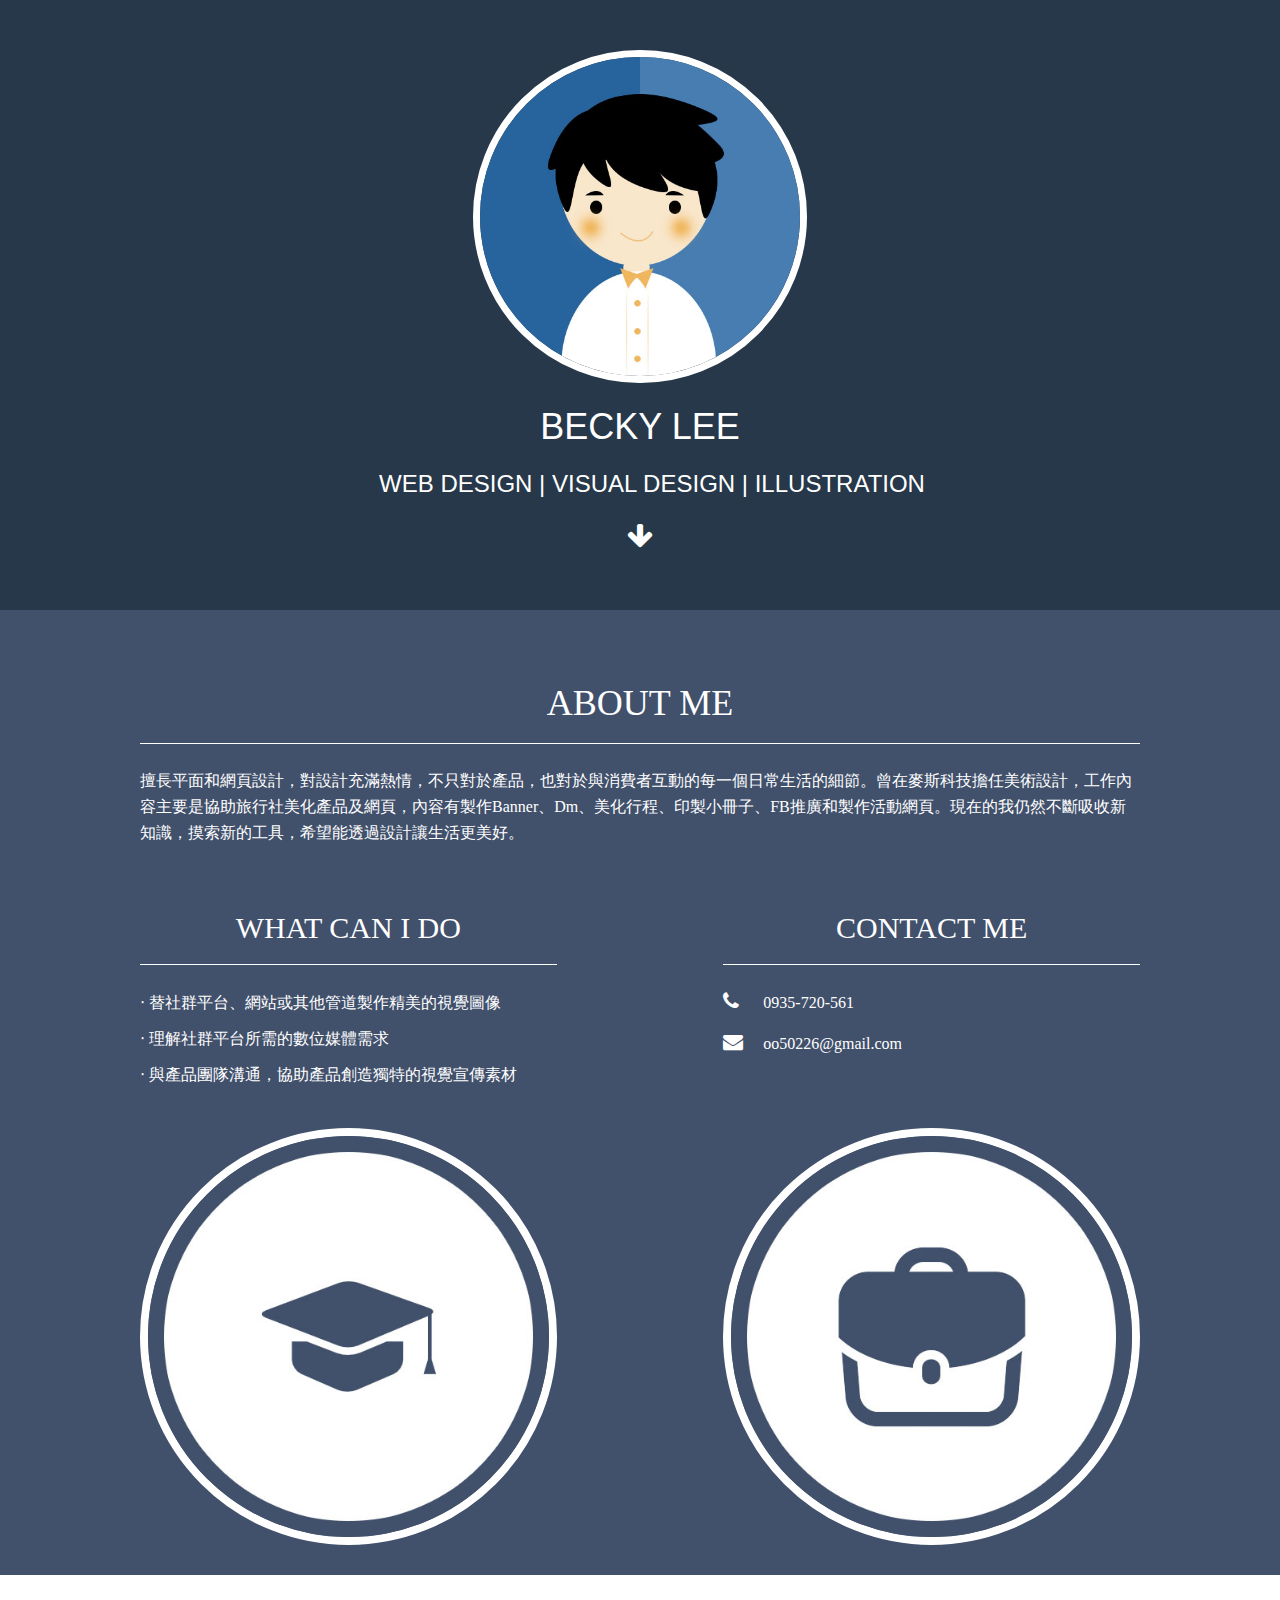
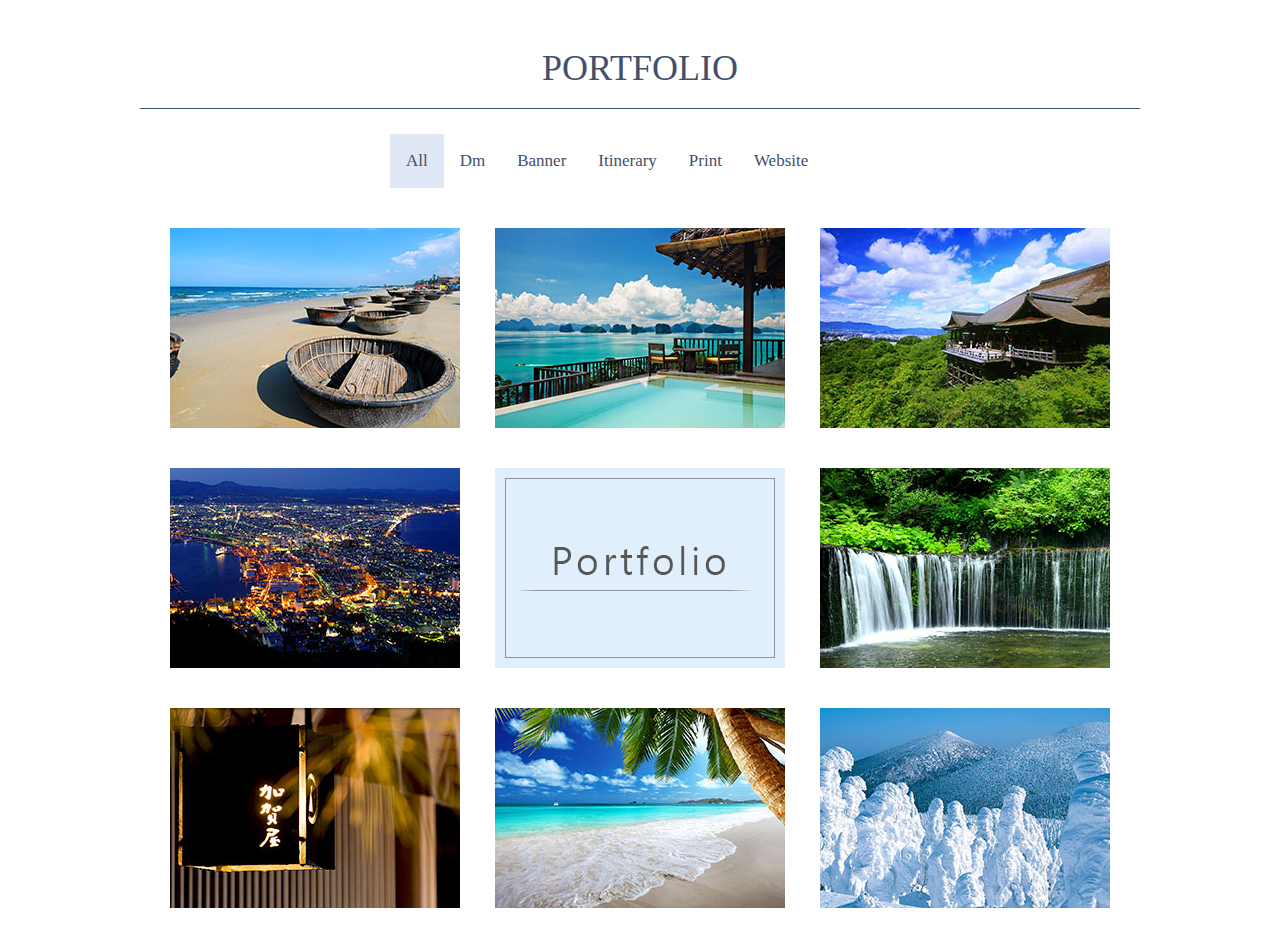
<file: 0413 - 複製.html>
<!DOCTYPE html PUBLIC "-//W3C//DTD XHTML 1.0 Transitional//EN" "http://www.w3.org/TR/xhtml1/DTD/xhtml1-transitional.dtd">
<html xmlns="http://www.w3.org/1999/xhtml">
<head>
	<meta http-equiv="Content-Type" content="text/html; charset=utf-8" />
	<link href="css/web.css" rel="stylesheet" type="text/css">
	<title>無標題文件</title>
	<link href="css/bootstrap.min.css" rel="stylesheet">
	<link href="https://cdnjs.cloudflare.com/ajax/libs/font-awesome/4.7.0/css/font-awesome.min.css" rel="stylesheet">


</head>

<body>

	<div id="becky" class="row">
		<div class="container">
			<div class="col-xs-4 col-xs-offset-4">

				<div class="rotatible">
					<img src="images/me2.jpg">
					<img src="images/me.jpg">
				</div>

			</div>
			<div class="col-xs-12">
				<h1>BECKY LEE</h1>
				<h3>　Web Design | Visual Design | Illustration　</h3>
				<p class="fa fa-arrow-down" style="font-size: 2em"></p>
			</div>

		</div>

	</div>

	<div id="about" class="row">
		<div class="container">
			<h1 class="line">ABOUT ME</h1>
			<p>擅長平面和網頁設計，對設計充滿熱情，不只對於產品，也對於與消費者互動的每一個日常生活的細節。曾在麥斯科技擔任美術設計，工作內容主要是協助旅行社美化產品及網頁，內容有製作Banner、Dm、美化行程、印製小冊子、FB推廣和製作活動網頁。現在的我仍然不斷吸收新知識，摸索新的工具，希望能透過設計讓生活更美好。</p>
			<div class="col-xs-12 blank"></div>
			<div class="col-xs-5">
				<h2 class="line">What can I do</h2>
				<p>‧ 替社群平台、網站或其他管道製作精美的視覺圖像</p>
				<p>‧ 理解社群平台所需的數位媒體需求</p>
				<p>‧ 與產品團隊溝通，協助產品創造獨特的視覺宣傳素材</p>

			</div>
			<div class="col-xs-5 col-xs-offset-2">
				<h2 class="line">Contact ME</h2>
				<p class="contact"><i class="fa fa-phone icon_size" style="font-size: 20px;"></i>0935-720-561</p>
				<p class="contact"><i class="fa fa-envelope icon_size" style="font-size: 20px;"></i>oo50226@gmail.com</p>

			</div>
			<div class="col-xs-12 blank"></div>

			<div class="col-xs-5 rotatible">

				<img src="images/education.jpg">
				<img src="images/education2.jpg">

			</div>
			<div class="col-xs-5 col-xs-offset-2">
				<div class="rotatible">
					<img src="images/work.jpg">
					<img src="images/work2.jpg">
				</div>
			</div>
		</div>
	</div>



	<div id="Portfolio">
		<div class="container row">
			<h1 class="line2">Portfolio</h1>
			<div class="tab col-xs-9 col-xs-offset-3">
				<button class="tablinks" onclick="openCity(event, 'ALL')" id="defaultOpen">All</button>
				<button class="tablinks" onclick="openCity(event, 'Dm')">Dm</button>
				<button class="tablinks" onclick="openCity(event, 'Banner')">Banner</button>
				<button class="tablinks" onclick="openCity(event, 'Itinerary')">Itinerary</button>
				<button class="tablinks" onclick="openCity(event, 'print')">Print</button>
				<button class="tablinks" onclick="openCity(event, 'Website')">Website</button>
			</div>

			<div id="ALL" class="tabcontent">
				<div class="col-xs-6 col-sm-4 pic">
					<a href="https://aumio.github.io/images/Vietnam.jpg"><img src="images/1.jpg"></a>
				</div>
				<div class="col-xs-6 col-sm-4 pic">
					<a href="https://aumio.github.io/images/SixSenses_info.jpg"><img src="images/2.jpg"></a>
				</div>
				<div class="col-xs-6 col-sm-4 pic">
					<a href="https://aumio.github.io/images/kyoto.jpg"><img src="images/3.jpg"></a>
				</div>
				<div class="col-xs-6 col-sm-4 pic">
					<a href="https://aumio.github.io/images/hokkaido.jpg"><img src="images/4.jpg"></a>
				</div>
				<div class="col-xs-6 col-sm-4 pic">
					<a href="https://aumio.github.io/practice/index.html"><img src="images/5.jpg"></a>
				</div>
				<div class="col-xs-6 col-sm-4 pic">
					<a href="https://aumio.github.io/images/Karuizawa.jpg"><img src="images/6.jpg"></a>
				</div>
				<div class="col-xs-6 col-sm-4 pic">
					<a href="https://aumio.github.io/images/kagaya.jpg"><img src="images/7.jpg"></a>
				</div>
				<div class="col-xs-6 col-sm-4 pic">
					<a href="https://aumio.github.io/dubai/index.html"><img src="images/8.jpg"></a>
				</div>
				<div class="col-xs-6 col-sm-4 pic">
					<a href="https://aumio.github.io/images/icetree.jpg"><img src="images/9.jpg"></a>
				</div>
			</div>

			<div id="Dm" class="tabcontent">
				<div class="col-xs-6 col-sm-4 pic">
					<a href="https://aumio.github.io/images/Vietnam.jpg"><img src="images/1.jpg"></a>
				</div>
			</div>

			<div id="Banner" class="tabcontent">
				<div class="col-xs-6 col-sm-4 pic">
					<a href="https://aumio.github.io/images/Vietnam.jpg"><img src="images/1.jpg"></a>
				</div>
				<div class="col-xs-6 col-sm-4 pic">
					<a href="https://aumio.github.io/images/Vietnam.jpg"><img src="images/1.jpg"></a>
				</div>
			</div>
			<div id="Itinerary" class="tabcontent">
				<div class="col-xs-6 col-sm-4 pic">
					<a href="https://aumio.github.io/images/Vietnam.jpg"><img src="images/1.jpg"></a>
				</div>
				<div class="col-xs-6 col-sm-4 pic">
					<a href="https://aumio.github.io/images/Vietnam.jpg"><img src="images/1.jpg"></a>
				</div>
			</div>
			<div id="print" class="tabcontent">
				<div class="col-xs-6 col-sm-4 pic">
					<a href="https://aumio.github.io/images/Vietnam.jpg"><img src="images/1.jpg"></a>
				</div>
				<div class="col-xs-6 col-sm-4 pic">
					<a href="https://aumio.github.io/images/Vietnam.jpg"><img src="images/1.jpg"></a>
				</div>
			</div>
			<div id="Website" class="tabcontent">
				<div class="col-xs-6 col-sm-4 pic">
					<a href="https://aumio.github.io/images/Vietnam.jpg"><img src="images/1.jpg"></a>
				</div>
				<div class="col-xs-6 col-sm-4 pic">
					<a href="https://aumio.github.io/images/Vietnam.jpg"><img src="images/1.jpg"></a>
				</div>
			</div>







		</div>
	</div>





	<script src="https://code.jquery.com/jquery-2.2.4.min.js"></script>


	<script>
		$('.rotatible').each(function(){
			var image1 = $($(this).children('img')[0]);
			var image2 = $($(this).children('img')[1]);
		// var image3 = $($('.rotatible').children('img')[2]);
		// var image4 = $($('.rotatible').children('img')[3]);
		// var image5 = $($('.rotatible').children('img')[4]);
		// var image6 = $($('.rotatible').children('img')[5]);

		var max_height_1 = image1.css('height');
		// var max_height_3 = image3.css('height');
		// var max_height_5 = image5.css('height');


		var border_width_image = image1.css('border-width');
		// var border_width_image1 = image3.css('border-width');
		// var border_width_image2 = image5.css('border-width');

		image2.hide();


		$(".rotatible").click(function(){
			image1.animate({
				'width' : '0px',
				'border-width' : '0px',
				'height' : max_height_1
			}, function () {
				image1.hide();
			// image2.show();
			image2.width(0);
			image2.css('height', max_height_1);

			image2.css('border-width', 0);

			image2.animate({
				'width' : max_height_1,
				'border-width' : border_width_image,

			});
		});

		});




	});

		function openCity(evt, cityName) {
			var i, tabcontent, tablinks;
			tabcontent = document.getElementsByClassName("tabcontent");
			for (i = 0; i < tabcontent.length; i++) {
				tabcontent[i].style.display = "none";
			}
			tablinks = document.getElementsByClassName("tablinks");
			for (i = 0; i < tablinks.length; i++) {
				tablinks[i].className = tablinks[i].className.replace(" active", "");
			}
			document.getElementById(cityName).style.display = "block";
			evt.currentTarget.className += " active";
		}

// Get the element with id="defaultOpen" and click on it
document.getElementById("defaultOpen").click();







		// image4.hide();

		// image3.animate({
		// 	'width' : '0px',
		// 	'border-width' : '0px',
		// 	'height' : max_height_3
		// }, function () {
		// 	image3.hide();
		// 	// image2.show();
		// 	image4.width(0);
		// 	image4.css('height', max_height_3);

		// 	image4.css('border-width', 0);

		// 	image4.animate({
		// 		'width' : max_height_3,
		// 		'border-width' : border_width_image1,

		// 	});
		// });

		// image6.hide();

		// image5.animate({
		// 	'width' : '0px',
		// 	'border-width' : '0px',
		// 	'height' : max_height_5
		// }, function () {
		// 	image5.hide();
		// 	// image2.show();
		// 	image6.width(0);
		// 	image6.css('height', max_height_5);

		// 	image6.css('border-width', 0);

		// 	image6.animate({
		// 		'width' : max_height_5,
		// 		'border-width' : border_width_image2,

		// 	});
		// });













	</script>


</body>
</html>
</file>
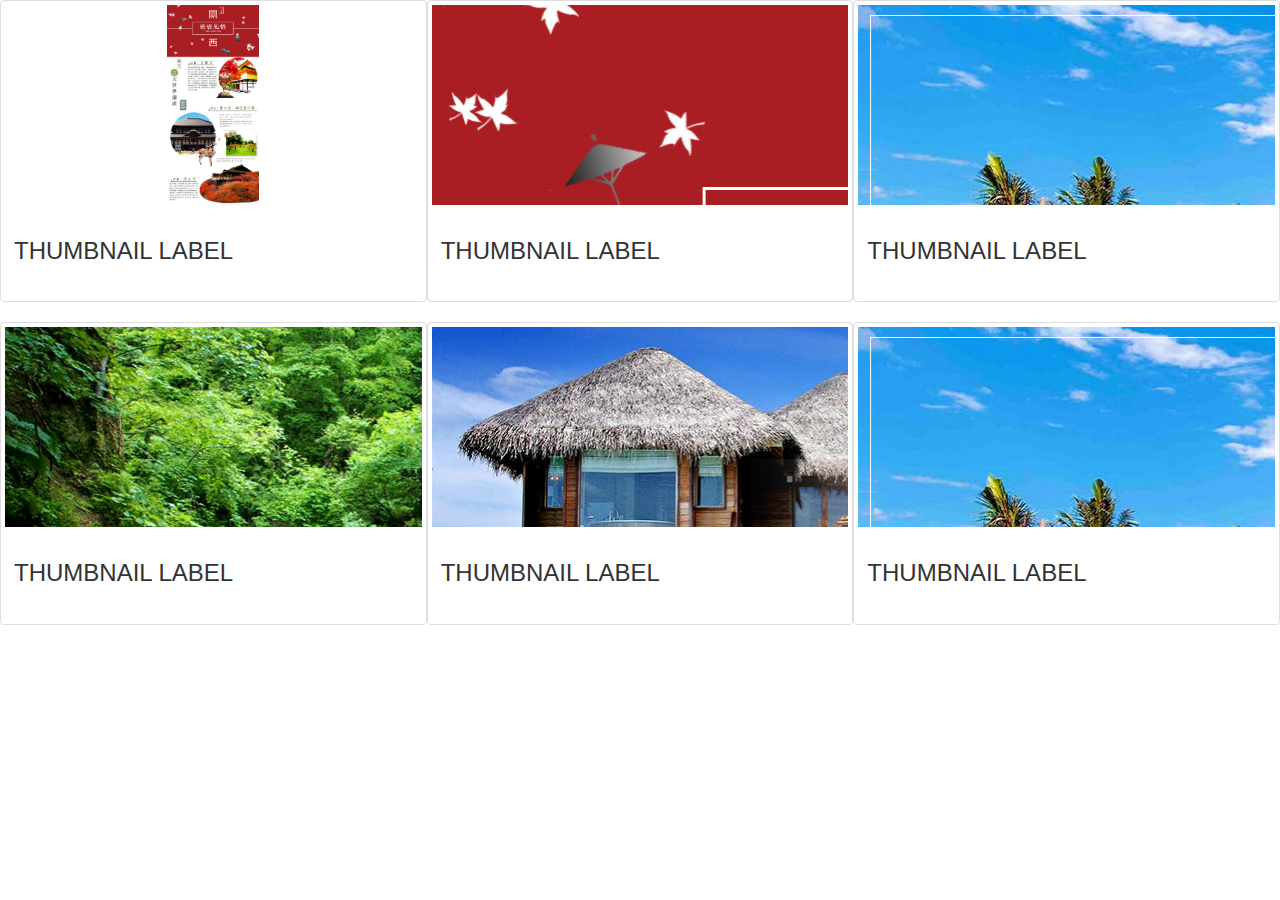
<file: Portfolio.html>
<!DOCTYPE html PUBLIC "-//W3C//DTD XHTML 1.0 Transitional//EN" "http://www.w3.org/TR/xhtml1/DTD/xhtml1-transitional.dtd">
<html xmlns="http://www.w3.org/1999/xhtml">
<head>
	<meta http-equiv="Content-Type" content="text/html; charset=utf-8" />
	<link href="css/web.css" rel="stylesheet" type="text/css">
	<title>無標題文件</title>
	<link href="css/bootstrap.min.css" rel="stylesheet">
	
</head>

<body>
	
	<div class="row">
		<div class="col-sm-6 col-md-4">

			<div class="thumbnail">
				<a href="https://aumio.github.io/images/hokkaido.jpg"><img src="images/kyoto.jpg" style="height:200px"></a>
				<div class="caption">
					<h3>Thumbnail label</h3>
				</div>
			</div>

		</div>
		<div class="col-sm-6 col-md-4">
			<div class="thumbnail">
				<a href="https://aumio.github.io/images/kyoto.jpg"><div style="height:200px;background-image:url('images/kyoto.jpg')"></div></a>
				<div class="caption">
					<h3>Thumbnail label</h3>
				</div>
			</div>
		</div>
		<div class="col-sm-6 col-md-4">
			<div class="thumbnail">
				<a href="https://aumio.github.io/images/Vietnam.jpg"><div style="height:200px;background-image:url('images/Vietnam.jpg')"></div></a>
					<div class="caption">
						<h3>Thumbnail label</h3>
					</div>
				</div>
			</div>
		<div class="col-sm-6 col-md-4">

			<div class="thumbnail">
				<a href="https://aumio.github.io/images/Karuizawa.jpg"><div style="height:200px;background-image:url('images/Karuizawa.jpg')"></div></a>
				<div class="caption">
					<h3>Thumbnail label</h3>
				</div>
			</div>

		</div>
		<div class="col-sm-6 col-md-4">
			<div class="thumbnail">
				<a href="https://aumio.github.io/images/SixSenses_info.jpg"><div style="height:200px;background-image:url('images/SixSenses_info.jpg')"></div></a>
				<div class="caption">
					<h3>Thumbnail label</h3>
				</div>
			</div>
		</div>
		<div class="col-sm-6 col-md-4">
			<div class="thumbnail">
				<a href="https://aumio.github.io/images/Vietnam.jpg"><div style="height:200px;background-image:url('images/Vietnam.jpg')"></div></a>
					<div class="caption">
						<h3>Thumbnail label</h3>
					</div>
				</div>
			</div>
		</div>
		
		



	</body>
	</html>
</file>
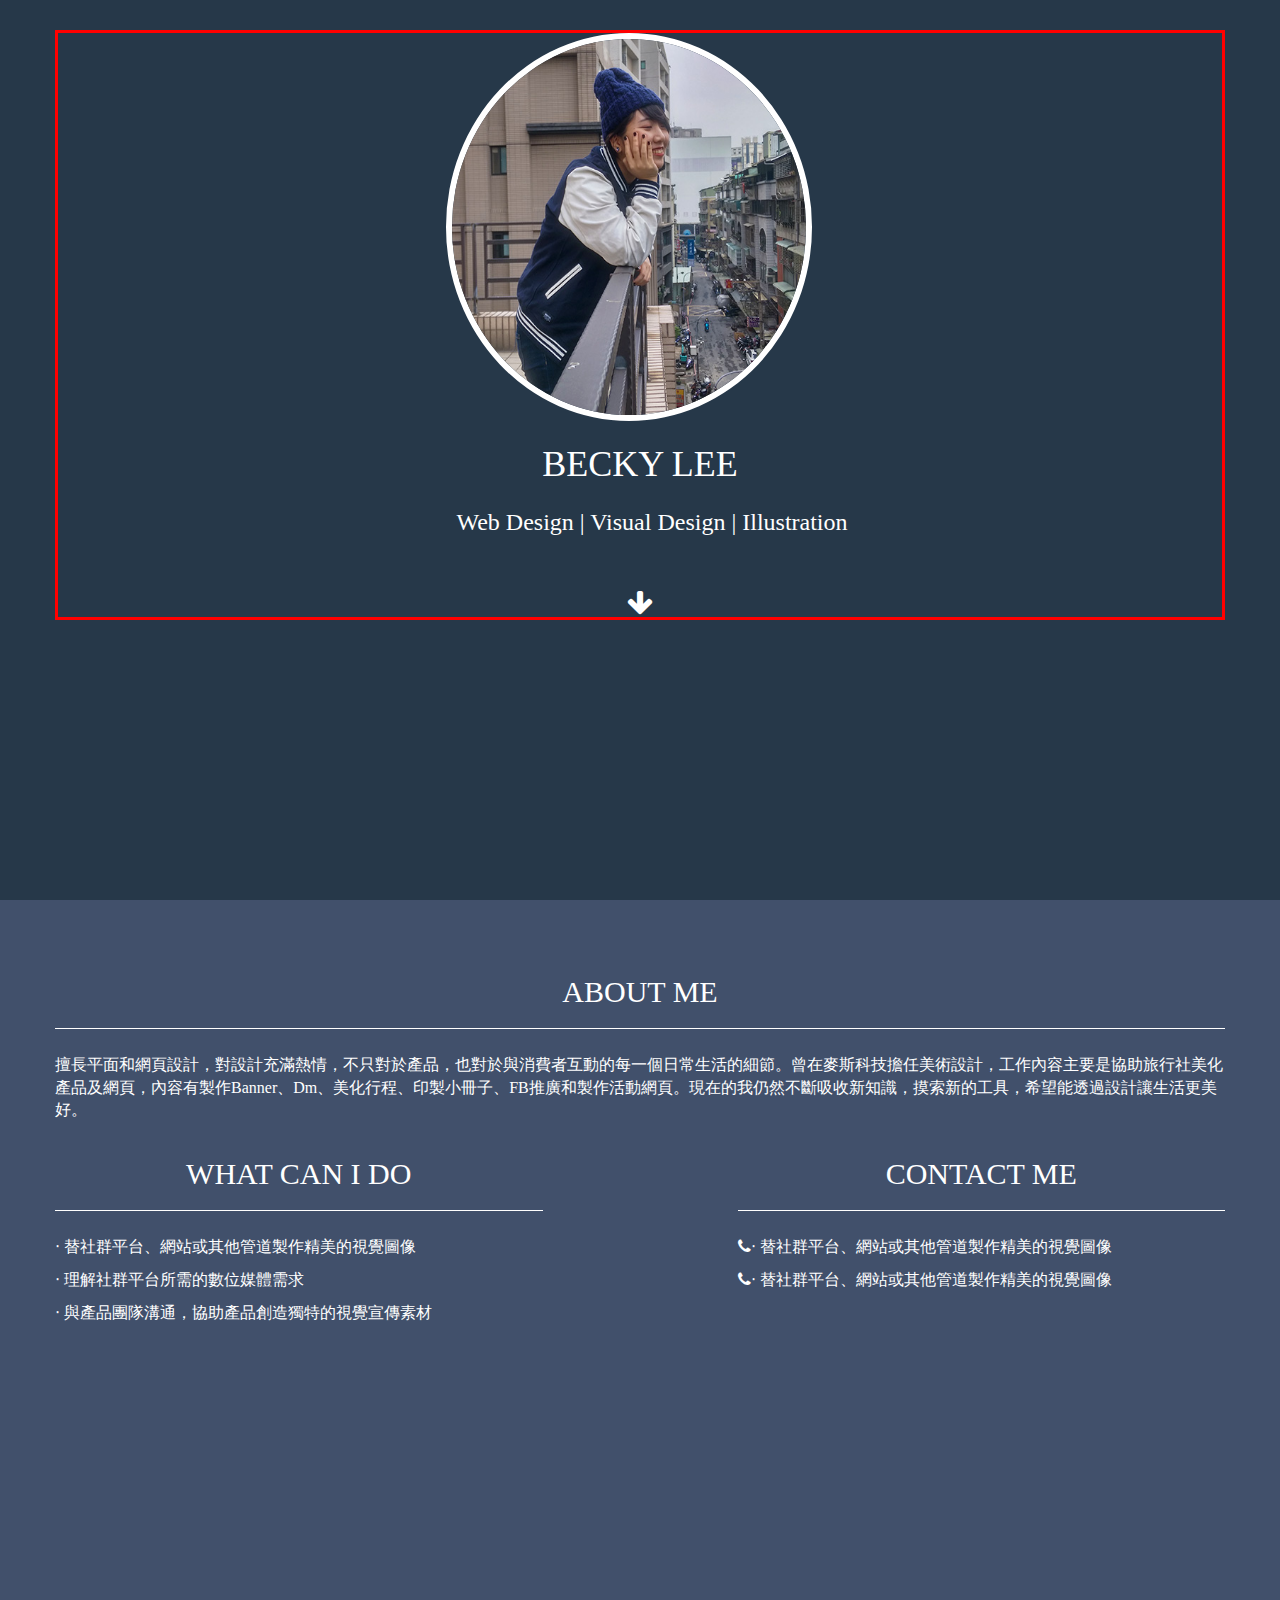
<file: stream.html>
<!DOCTYPE html PUBLIC "-//W3C//DTD XHTML 1.0 Transitional//EN" "http://www.w3.org/TR/xhtml1/DTD/xhtml1-transitional.dtd">
<html xmlns="http://www.w3.org/1999/xhtml">
<head>
	<meta http-equiv="Content-Type" content="text/html; charset=utf-8" />
	<!-- <link href="css/web.css" rel="stylesheet" type="text/css"> -->
	<title>無標題文件</title>
	<link href="css/bootstrap.min.css" rel="stylesheet">
	<link href="https://cdnjs.cloudflare.com/ajax/libs/font-awesome/4.7.0/css/font-awesome.min.css" rel="stylesheet">

	<style>
		body {
			color: white;
			font-family: 微軟正黑體;
		}
		.rotatible > img {
			width: 100%;
			border-radius: 100%;
			border-width: 0.5em;
			border-style: solid;
			border-color: #FFF;
			max-width: 500px;

		}
		#becky {
			background-color: #263849;
			height: 100vh;
			padding-top: 30px;
		}
		#about {
			background-color: #41506b;
			height: 100vh;
			padding-top: 50px;
		}
		#about p {
			font-size: 16px;
		}
		.line{
			border-bottom-width: 0.05em;
			border-bottom-style: solid;
			border-bottom-color: #FFF;
			padding-bottom: 20px;
			text-align: center;
			text-transform:uppercase;
		}
		#show_border {
			border: 3px red solid;
		}
	</style>
</head>

<body>

	<div id="becky">
		<div class="container" id="show_border">
			<div class="">
				<div class="col-xs-4 col-xs-offset-4">
					<div class="rotatible">
						<img src="images/me2.jpg">
						<img src="images/me.jpg">
					</div>
				</div>

				<div class="col-xs-12">
					<h1 class="text-center">BECKY LEE</h1>
					<h3 class="text-center">　Web Design | Visual Design | Illustration　</h3>
					<div class="text-center" style="font-size: 2em;padding-top: 30px"><i class="fa fa-arrow-down"></i></div>
				</div>
			</div>
		</div>
	</div>

	<div id="about">
		<div class="container">
			<div class="row">
				<div class="col-xs-12">

					<h2 class="line">ABOUT ME</h2>
					<p>擅長平面和網頁設計，對設計充滿熱情，不只對於產品，也對於與消費者互動的每一個日常生活的細節。曾在麥斯科技擔任美術設計，工作內容主要是協助旅行社美化產品及網頁，內容有製作Banner、Dm、美化行程、印製小冊子、FB推廣和製作活動網頁。現在的我仍然不斷吸收新知識，摸索新的工具，希望能透過設計讓生活更美好。</p>
				</div>
			</div>

			<div class="col-xs-5">
				<h2 class="line">What can I do</h2>
				<p>‧ 替社群平台、網站或其他管道製作精美的視覺圖像</p>
				<p>‧ 理解社群平台所需的數位媒體需求</p>
				<p>‧ 與產品團隊溝通，協助產品創造獨特的視覺宣傳素材</p>

			</div>
			<div class="col-xs-5 col-xs-offset-2">
				<h2 class="line">Contact ME</h2>
				<p><i class="fa fa-phone icon_size" style="color: #fff;"></i>‧ 替社群平台、網站或其他管道製作精美的視覺圖像</p>
				<p><i class="fa fa-phone icon_size" style="color: #fff;"></i>‧ 替社群平台、網站或其他管道製作精美的視覺圖像</p>

			</div>
		</div>
	</div>

	<script src="https://code.jquery.com/jquery-2.2.4.min.js"></script>

	<script>
		var image1 = $($('.rotatible').children('img')[0]);
		var image2 = $($('.rotatible').children('img')[1]);

		var max_height_1 = image1.css('height');
		console.log(max_height_1);

		var border_width_image = image1.css('border-width');

		image2.hide();

		image1.animate({
			'width' : '0px',
			'border-width' : '0px',
			'height' : max_height_1
		}, function () {
			image1.hide();
			// image2.show();
			image2.width(0);
			image2.css('height', max_height_1);

			image2.css('border-width', 0);

			image2.animate({
				'width' : max_height_1,
				'border-width' : border_width_image,

			});
		});

	</script>


</body>
</html>
</file>
<file: css/web.css>
@charset "utf-8";

#becky{
	background-color: #263849;
	color: #FFF;
	width: 100%;
	padding-top: 50px;
	padding-bottom: 50px;
	text-align: center;
	position: relative;



}
.container{
	max-width: 1000px;
}
/*.img{
		border-radius: 100%;
		border-width: 0.8em;
		border-style: solid;
		border-color: #FFF;
		width: 100%;
		max-width: 350px;
		margin-bottom: 30px;

	}*/
h3{
	text-transform:uppercase;
}
.line{
	border-bottom-width: 0.05em;
	border-bottom-style: solid;
	border-bottom-color: #FFF;
	padding-bottom: 20px;
	text-align: center;
	text-transform:uppercase;
}
.line2{
	border-bottom-width: 0.05em;
	border-bottom-style: solid;
	border-bottom-color: #41506b;
	padding-bottom: 20px;
	text-align: center;
	text-transform:uppercase;
}
#about{
	background-color: #41506b;
	color: #FFF;
	width: 100%;
	padding-top: 50px;
	padding-bottom: 30px;
	font-family: 微軟正黑體;
	font-size: 16px;
	line-height: 26px;


}
/*.contact{
	line-height: 30px;
	font-size: 15px;
	height: 30px;

}*/
.icon_size{
	width: 40px;
	height: 30px;
	line-height: 30px;

}
.rotatible > img {
	width: 100%;
	border-radius: 100%;
	border-width: 0.5em;
	border-style: solid;
	border-color: #FFF;
	max-width: 800px;

}
.blank{
	height: 30px;

}
#Portfolio{
	background-color: #fff;
	color: #41506b;
	padding-top: 50px;
	padding-bottom: 30px;
	font-family: 微軟正黑體;
	font-size: 16px;
	line-height: 26px;
	text-align: center;
	min-height: 500px;

}
.pic{

	margin-top: 2.5em;
}
.pic a hover {
	background-color: #000;

}
.tab {
    overflow: hidden;

}

/* Style the buttons inside the tab */
.tab button {
    background-color: inherit;
    float: left;
    border: none;
    outline: none;
    cursor: pointer;
    padding: 14px 16px;
    transition: 0.3s;
    font-size: 17px;
}

/* Change background color of buttons on hover */
.tab button:hover {
    background-color: #fff;
}

/* Create an active/current tablink class */
.tab button.active {
    background-color: #e1e8f5;
}

/* Style the tab content */
.tabcontent {
    display: none;
    padding: 6px 12px;

}
</file>
<file: practice/css/web.css>
@charset "utf-8";
/* CSS Document */
body{
	
	margin-top: 0px;
	font-family: 微軟正黑體;
}

#wrapper {
	height: 2000px;
	width: 1200px;
	background-color: #580000;
	margin-right: auto;
	margin-left: auto;
	border-top-width: 5px;
	border-top-style: solid;
	background: #5a0000; /* For browsers that do not support gradients */
	background: -webkit-linear-gradient(#5a0000, black); /* For Safari 5.1 to 6.0 */
	background: -o-linear-gradient(#5a0000, black); /* For Opera 11.1 to 12.0 */
	background: -moz-linear-gradient(#5a0000, black); /* For Firefox 3.6 to 15 */
	background: linear-gradient(#5a0000, black); /* Standard syntax */
}


#header {
	float: left;
	height: 600px;
	width: 1200px;
	background-color: rgba(0,0,0,0.5);
	
}

#TopNavigation {
	float: left;
	height: 70px;
	width: 780px;
	margin-top: 50px;
}
.topboton {
	font-family: Georgia;
	font-size: 13px;
	color: #FFF;
	float: left;
	height: auto;
	width: auto;
	margin-left: 20px;
	line-height: 35px;
	padding-right: 15px;
	padding-left: 15px;
}


.topboton a {
	color: #FFF;
	text-decoration:none;	
}
.headertext-title {
	font-family: Georgia;
	font-size: 46px;
	color: #FFF;
	float: left;
	height: 115px;
	width: 300px;
	
}
.headertext-txt {
	float: left;
	height: 150px;
	width: 330px;
	margin-top: 0px;
	color: #FFF;
	font-size: 12px;
	line-height: 19px;
	font-family: Georgia;
}
#read {
	font-family: Georgia;
	font-size: 13px;
	line-height: 35px;
	height: auto;
	width: 130px;
	padding-left: 10px;
}

#read:hover {
	background-color: #76c38f;
	height: 35px;
	width: 140;
	border-radius:7px;
	
}

.roundpic {
	background-color: #0FF;
	float: left;
	height: 380px;
	width: 380px;
	border-radius: 50%;
	background-image: url(../images/ImageHolder.jpg);
	border: 30px solid #6b6b6b;
}

.headertext {
	float: left;
	height: auto;
	width: 380px;
	margin-left: 30px;
	margin-top: 30px;
}




.topboton:hover {
	background-color: #76c38f;
	height: 35px;
	width: auto;
	border-radius:7px;
}
#logo {
	float: left;
	height: 100px;
	width: 420px;
}
.service {
	float: left;
	height: 350px;
	width: 225px;
	background-color: #FFF;
	margin-top: 50px;
	margin-left: 60px;
	cursor:pointer;
}

.service:hover {
	background-color: #76c38f;
}

#content {
}
.Rectangle {
	float: left;
	height: auto;
	width: auto;
	margin-top: 20px;
	margin-left: 35px;
}

.Rectangle:hover{
	
}


#last {
	float: left;
	margin-top: 50px;
	margin-left: 100px;
	margin-bottom: 50px;
}
.lastwork {
	background-color: #666;
	float: left;
	height: 190px;
	width: 290px;
	border: 5px solid #FFF;
	margin-left: 80px;
	background-image: url(../images/a.jpg);
	margin-bottom: 50px;
	cursor:pointer;
}
#headleft {
	height: 30px;
	width: 30px;
	margin-top: 200px;
	margin-left: 150px;
	float: left;
	cursor:pointer;
}

#headright {
	height: 30px;
	width: 30px;
	margin-top: 200px;
	margin-left: 50px;
	float: left;
	cursor:pointer;
}


.lastwork:hover{
	background-image: url(../images/b.jpg);
	border: 5px solid #76c38f;
}


.SERVICE-TITLE {
	font-family: Georgia;
	font-size: 32px;
	line-height: 32px;
	margin-top: 10px;
	margin-left: 0px;
	text-align: center;
	float: left;
	color: #333333;
}
.service-text {
	font-family: Georgia;
	font-size: 12px;
	float: left;
	width: 160px;
	margin-left: 30px;
	text-align: center;
	margin-top: 40px;
	color: #979797;
}
a:hover{
	color: #FFF;	
}
.thumbnail {
	margin: 10px;
}
#name{
	font-size:15px;

}
</file>
